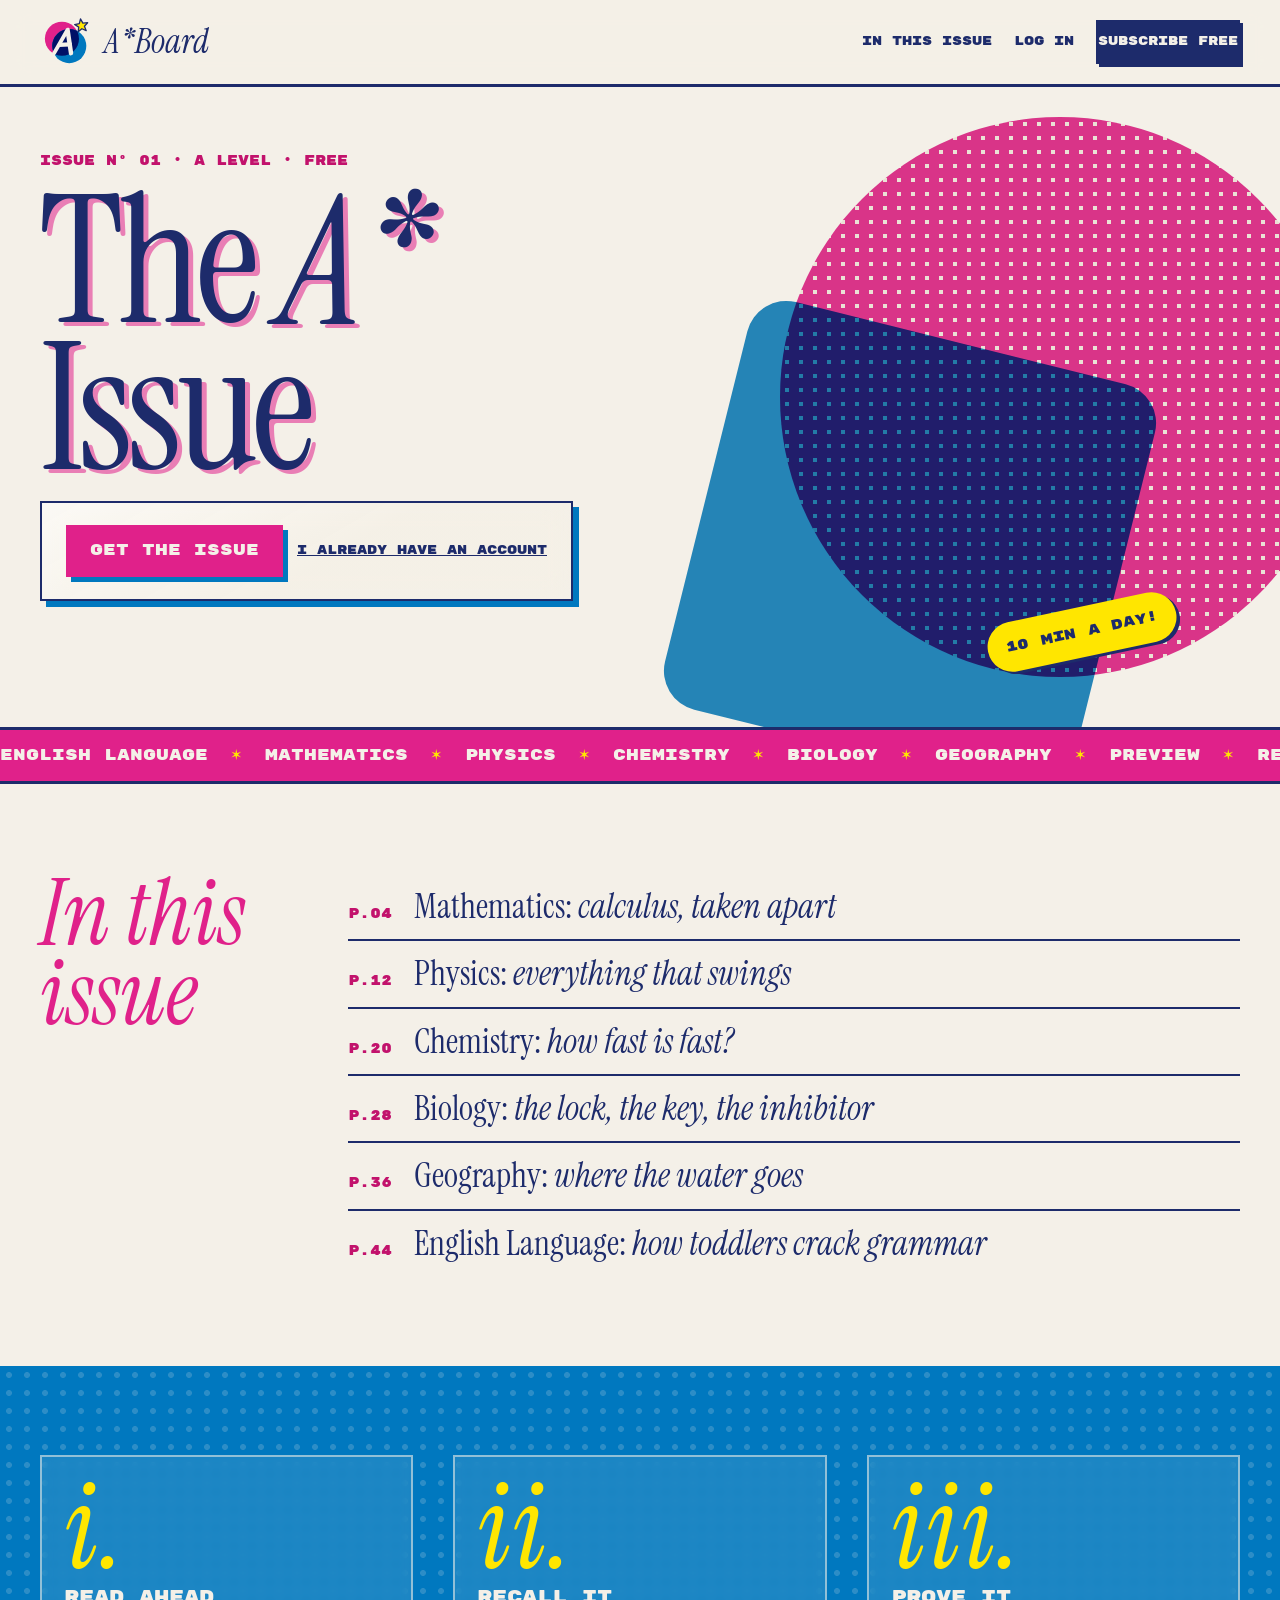
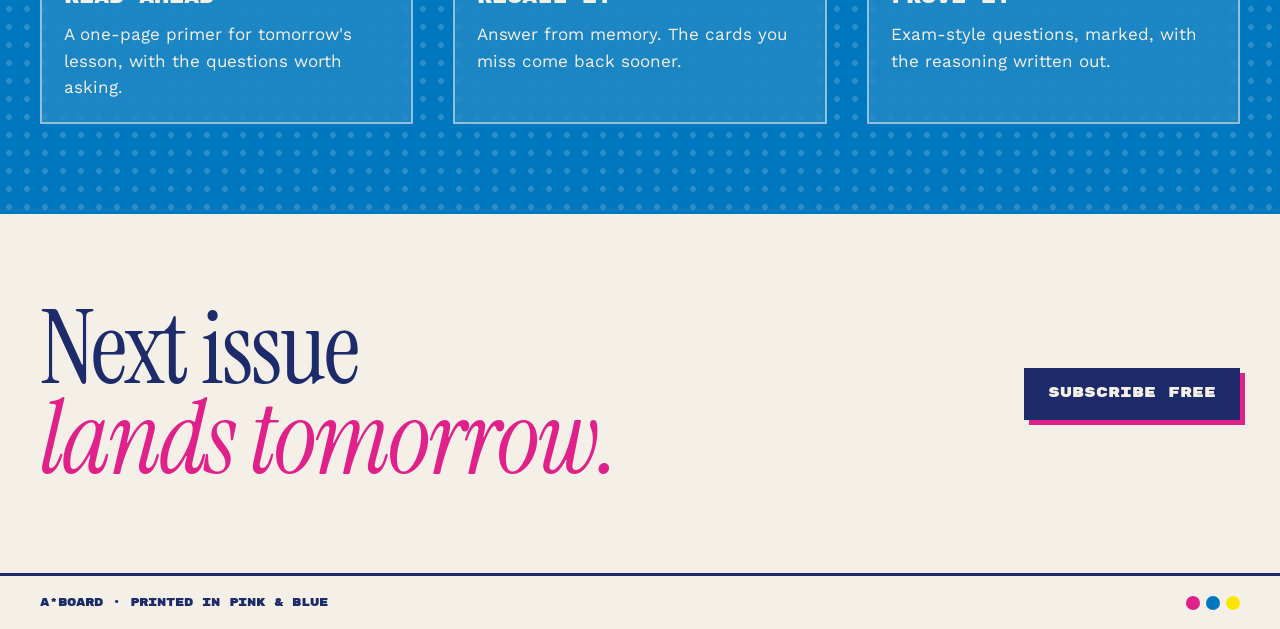
<file: docs/index.html>
<!doctype html>
<html lang="en">
<head>
<meta charset="utf-8">
<meta name="viewport" content="width=device-width, initial-scale=1, viewport-fit=cover">
<title>A*Board</title>
<meta name="claude:viewport-fit-sides" content="cover">
<meta name="description" content="A Level preview, spaced review and practice questions for English Language, Mathematics, Physics, Chemistry, Biology and Geography.">
<link rel="preconnect" href="https://fonts.googleapis.com">
<link rel="preconnect" href="https://fonts.gstatic.com" crossorigin>
<link href="https://fonts.googleapis.com/css2?family=Instrument+Serif:ital@0;1&family=Rubik+Mono+One&family=Work+Sans:wght@400;500;600&display=swap" rel="stylesheet">
<link rel="icon" href="favicon.svg" type="image/svg+xml">
<style>
/* A*Board — "Riso Zine" design system
   Two-colour risograph print: fluorescent pink and blue overprinting on
   off-white paper, navy ink, one yellow sticker colour. Big italic serif
   headlines, a heavy mono for labels, a plain sans for reading. */

:root {
  --paper: #F4F0E8;
  --paper-2: #EAE4D8;
  --ink: #1D2B6B;
  --ink-soft: #3D4A85;
  --pink: #E0218A;        /* fills, shadows, large type */
  --pink-ink: #C2126C;    /* pink for small text: passes 4.5:1 on paper */
  --blue: #0078BF;
  --blue-ink: #005E96;
  --yellow: #FFE600;
  --overprint: #001067;   /* pink × blue where they overlap */
  --serif: 'Instrument Serif', 'Times New Roman', serif;
  --mono: 'Rubik Mono One', 'Arial Black', sans-serif;
  --sans: 'Work Sans', system-ui, sans-serif;
  --gutter: clamp(16px, 4vw, 40px);
  --max: 1320px;
  color-scheme: light;
}

*, *::before, *::after { box-sizing: border-box; }
html { -webkit-text-size-adjust: 100%; background: var(--paper); }
body { margin: 0; min-height: 100vh; background: var(--paper); color: var(--ink); font-family: var(--sans); font-size: 17px; line-height: 1.55; }
a { color: var(--ink); }
a:hover { color: var(--pink-ink); }
:focus-visible { outline: 3px solid var(--pink); outline-offset: 3px; }
img, svg { max-width: 100%; }
h1, h2, h3 { margin: 0; line-height: 1; font-weight: 400; }
p { margin: 0; }
[hidden] { display: none !important; }
.sr-only { position: absolute; width: 1px; height: 1px; overflow: hidden; clip: rect(0 0 0 0); white-space: nowrap; }

.wrap { max-width: var(--max); margin: 0 auto; padding-left: max(var(--gutter), env(safe-area-inset-left, 0px)); padding-right: max(var(--gutter), env(safe-area-inset-right, 0px)); }

/* ---------- type */
.hand { font-family: var(--serif); font-style: italic; }
.mono { font-family: var(--mono); }
.label { font-family: var(--mono); font-size: 12px; letter-spacing: 0.04em; text-transform: uppercase; color: var(--ink-soft); }
.accent { color: var(--pink); }
.label.accent, .step-tag.accent { color: var(--pink-ink); }
.muted { color: var(--ink-soft); }
.h2 { font-family: var(--serif); font-size: clamp(40px, 5vw, 64px); letter-spacing: -0.01em; }
.h2-hand { font-family: var(--serif); font-style: italic; font-size: clamp(56px, 8vw, 112px); line-height: 0.88; }

/* ---------- header and footer */
.site-header { border-bottom: 3px solid var(--ink); background: var(--paper); }
.site-header .wrap { display: flex; flex-wrap: wrap; align-items: center; justify-content: space-between; gap: 12px 24px; padding-top: 16px; padding-bottom: 16px; }
.logo { display: inline-flex; align-items: center; gap: 12px; min-height: 44px; text-decoration: none; color: var(--ink); }
.logo-img { display: block; width: 52px; height: 52px; }
.logo-word { font-family: var(--serif); font-style: italic; font-size: 34px; line-height: 1; }
.logo:hover { color: var(--ink); }
.nav { display: flex; flex-wrap: wrap; align-items: center; gap: 6px 22px; font-family: var(--mono); font-size: 12px; text-transform: uppercase; }
.nav a { text-decoration: none; padding: 12px 0; }
.nav a[aria-current="page"] { color: var(--pink-ink); text-decoration: underline; text-decoration-thickness: 3px; text-underline-offset: 6px; }
.nav .label { text-transform: none; font-family: var(--serif); font-style: italic; font-size: 22px; letter-spacing: 0; }
.badge { display: inline-flex; align-items: center; justify-content: center; min-width: 22px; height: 22px; padding: 0 6px; margin-left: 6px; border-radius: 999px; background: var(--yellow); color: var(--ink); font-size: 11px; }
.site-footer { border-top: 3px solid var(--ink); }
.site-footer .wrap { display: flex; flex-wrap: wrap; align-items: center; justify-content: space-between; gap: 12px; padding-top: 18px; padding-bottom: 18px; font-family: var(--mono); font-size: 11px; text-transform: uppercase; }
.ink-dots { display: flex; gap: 6px; }
.ink-dots i { display: block; width: 14px; height: 14px; border-radius: 999px; }
.ink-dots i:nth-child(1) { background: var(--pink); }
.ink-dots i:nth-child(2) { background: var(--blue); }
.ink-dots i:nth-child(3) { background: var(--yellow); }

/* ---------- buttons */
.btn {
  display: inline-flex; align-items: center; justify-content: center; gap: 8px;
  min-height: 52px; padding: 12px 22px;
  font-family: var(--mono); font-size: 14px; text-transform: uppercase; text-decoration: none; line-height: 1.2;
  color: var(--ink); background: var(--paper); border: 2px solid var(--ink); border-radius: 0;
  box-shadow: 4px 4px 0 var(--ink); cursor: pointer;
  transition: transform 0.08s ease, box-shadow 0.08s ease;
}
.btn:hover { color: var(--ink); background: var(--yellow); }
.btn:active { transform: translate(3px, 3px); box-shadow: 1px 1px 0 var(--ink); }
.btn-yellow { background: var(--pink); color: var(--paper); border-color: var(--pink); box-shadow: 5px 5px 0 var(--blue); font-size: 15px; }
.btn-yellow:hover { background: var(--pink); color: var(--paper); box-shadow: 7px 7px 0 var(--blue); }
.btn-solid { background: var(--ink); color: var(--paper); box-shadow: 5px 5px 0 var(--pink); }
.btn-solid:hover { background: var(--ink); color: var(--yellow); }
.btn-small { min-height: 44px; padding: 8px 14px; font-size: 12px; box-shadow: 3px 3px 0 var(--ink); }
.btn[disabled] { opacity: 0.5; cursor: not-allowed; }
.btn-row { display: flex; flex-wrap: wrap; gap: 14px; }
.welcome-link { font-family: var(--mono); font-size: 12px; text-transform: uppercase; min-height: 44px; display: inline-flex; align-items: center; }

/* ---------- panels */
.box { background: var(--paper); border: 2px solid var(--ink); padding: 28px; box-shadow: 7px 7px 0 var(--pink); }
.box-yellow { background: var(--yellow); box-shadow: 7px 7px 0 var(--blue); }
.box-dashed { border: 2px dashed var(--ink); padding: 28px; background: var(--paper-2); }
.tilt-r { transform: rotate(0.8deg); }
.tilt-l { transform: rotate(-0.8deg); }
.grid { display: grid; gap: 28px; grid-template-columns: repeat(auto-fit, minmax(270px, 1fr)); }
.grid-3 { display: grid; gap: 24px; grid-template-columns: repeat(auto-fill, minmax(270px, 1fr)); }
.stack { display: flex; flex-direction: column; gap: 14px; }
.row { display: flex; flex-wrap: wrap; gap: 16px; align-items: center; }
.between { justify-content: space-between; }
.step-tag { font-family: var(--mono); font-size: 12px; text-transform: uppercase; color: var(--pink-ink); }
.box h3, .card-title { font-family: var(--serif); font-style: italic; font-size: 42px; line-height: 0.95; }
.chip { display: inline-flex; align-items: center; gap: 6px; border: 2px solid var(--ink); border-radius: 999px; padding: 3px 12px; font-family: var(--mono); font-size: 11px; text-transform: uppercase; color: var(--ink); background: var(--paper); }
.chip-yellow { background: var(--yellow); }
hr.rule { border: 0; border-top: 3px solid var(--ink); margin: 0; }
section { padding-top: clamp(48px, 7vw, 96px); padding-bottom: clamp(48px, 7vw, 96px); }

/* ---------- landing (the "issue" cover) */
.z-cover { position: relative; overflow: hidden; padding-top: clamp(36px, 5vw, 64px); padding-bottom: clamp(64px, 8vw, 112px); min-height: 640px; }
.z-dot { position: absolute; right: -60px; top: 30px; width: min(560px, 70vw); aspect-ratio: 1 / 1; border-radius: 999px; background-color: var(--pink); background-image: radial-gradient(var(--paper) 22%, transparent 24%); background-size: 14px 14px; mix-blend-mode: multiply; opacity: 0.9; pointer-events: none; }
.z-block { position: absolute; right: 160px; top: 250px; width: min(420px, 55vw); aspect-ratio: 1 / 1; background: var(--blue); mix-blend-mode: multiply; transform: rotate(14deg); border-radius: 40px; opacity: 0.85; pointer-events: none; }
.z-cover-text { position: relative; display: flex; flex-direction: column; gap: 18px; max-width: 900px; }
.z-kicker { font-family: var(--mono); font-size: 13px; color: var(--pink-ink); }
.z-title { font-family: var(--serif); font-size: clamp(88px, 14vw, 216px); line-height: 0.82; letter-spacing: -0.03em; text-shadow: 5px 4px 0 rgba(224, 33, 138, 0.55); }
.z-lede { max-width: 520px; font-size: 21px; line-height: 1.5; font-weight: 500; background: var(--paper); padding: 4px 0; }
.z-sticker { position: absolute; right: clamp(20px, 8vw, 140px); bottom: 70px; transform: rotate(-12deg); background: var(--yellow); color: var(--ink); font-family: var(--mono); font-size: 14px; padding: 14px 18px; border-radius: 999px; box-shadow: 3px 3px 0 var(--ink); }
.z-contents { display: flex; flex-wrap: wrap; gap: 48px; }
.z-contents h2 { flex: 1 1 260px; font-family: var(--serif); font-style: italic; font-size: clamp(54px, 7vw, 96px); line-height: 0.9; color: var(--pink); }
.z-contents ol { flex: 999 1 560px; min-width: 0; margin: 0; padding: 0; list-style: none; }
.z-contents li { display: flex; gap: 20px; align-items: baseline; padding: 14px 0; border-bottom: 2px solid var(--ink); }
.z-contents li:last-child { border-bottom: 0; }
.z-contents .pg { font-family: var(--mono); font-size: 13px; color: var(--pink-ink); min-width: 46px; }
.z-contents .ttl { font-family: var(--serif); font-size: clamp(26px, 3vw, 34px); line-height: 1.1; }
.z-steps { background: var(--blue); color: var(--paper); }
.z-steps .wrap { display: grid; grid-template-columns: repeat(auto-fit, minmax(240px, 1fr)); gap: 40px; }
.z-steps .num { font-family: var(--serif); font-style: italic; font-size: 120px; line-height: 0.8; color: var(--yellow); }
.z-steps h3 { font-family: var(--mono); font-size: 18px; text-transform: uppercase; }
.z-final .wrap { display: flex; flex-wrap: wrap; align-items: center; justify-content: space-between; gap: 30px; }
.z-final h2 { flex: 1 1 480px; font-family: var(--serif); font-size: clamp(56px, 8vw, 120px); line-height: 0.88; letter-spacing: -0.02em; }

/* ---------- app */
main.app { min-height: 70vh; padding-top: 32px; padding-bottom: 96px; }
main.app:focus, main.app:focus-visible { outline: none; }
.page-head { display: flex; flex-direction: column; gap: 14px; margin-bottom: 44px; }
.page-head h1 { font-family: var(--serif); font-size: clamp(60px, 8.4vw, 120px); line-height: 0.86; letter-spacing: -0.02em; }
.page-head h1 .accent { font-style: italic; }
.crumbs { font-family: var(--mono); font-size: 11px; text-transform: uppercase; color: var(--ink-soft); }
.crumbs a { color: var(--ink-soft); }
.stat { display: flex; flex-direction: column; gap: 4px; }
.stat .num { font-family: var(--serif); font-size: 104px; line-height: 0.8; }
.box-yellow .num.accent { color: var(--ink); }
.progress { height: 14px; border: 2px solid var(--ink); background: var(--paper); position: relative; overflow: hidden; }
.progress span { position: absolute; top: 0; bottom: 0; left: 0; display: block; }
.progress .p-review { background: var(--blue); opacity: 0.55; }
.progress .p-master { background: var(--pink); }
.legend { display: flex; flex-wrap: wrap; gap: 16px; font-family: var(--mono); font-size: 11px; text-transform: uppercase; }
.legend i { display: inline-block; width: 12px; height: 12px; margin-right: 6px; vertical-align: -1px; border: 2px solid var(--ink); }
.legend .l-review { background: var(--blue); opacity: 0.6; }
.legend .l-master { background: var(--pink); }
.list { list-style: none; margin: 0; padding: 0; display: flex; flex-direction: column; }
.list li { display: flex; flex-wrap: wrap; justify-content: space-between; align-items: center; gap: 12px; padding: 14px 0; border-top: 2px solid var(--ink); }
.list li:last-child { border-bottom: 2px solid var(--ink); }
.empty { font-family: var(--serif); font-style: italic; font-size: 30px; color: var(--ink-soft); }
.subject-tile { display: flex; flex-direction: column; gap: 12px; text-decoration: none; min-height: 230px; color: var(--ink); }
.subject-tile:hover { color: var(--ink); background: var(--yellow); }
.subject-tile .sym { font-family: var(--serif); font-style: italic; font-size: 44px; line-height: 0.95; color: var(--ink); }
.subject-tile p { font-size: 15px; }

/* topic page */
.tabs { display: flex; flex-wrap: wrap; gap: 0; margin-bottom: 40px; border: 2px solid var(--ink); width: fit-content; max-width: 100%; }
.tabs a { font-family: var(--mono); font-size: 12px; text-transform: uppercase; text-decoration: none; padding: 14px 18px; min-height: 44px; }
.tabs a + a { border-left: 2px solid var(--ink); }
.tabs a[aria-selected="true"] { background: var(--ink); color: var(--paper); }
.primer { display: flex; flex-wrap: wrap; gap: 48px; align-items: flex-start; }
.primer-main { flex: 999 1 560px; min-width: 0; display: flex; flex-direction: column; gap: 36px; }
.primer-side { flex: 1 1 300px; display: flex; flex-direction: column; gap: 28px; }
.primer-main h2 { font-family: var(--serif); font-style: italic; font-size: 36px; margin-bottom: 10px; color: var(--pink); }
.primer-main p { font-size: 18px; line-height: 1.75; max-width: 70ch; }
.questions ol { margin: 0; padding-left: 26px; font-family: var(--serif); font-style: italic; font-size: 26px; line-height: 1.15; display: flex; flex-direction: column; gap: 14px; }
.terms { width: 100%; border-collapse: collapse; }
.terms th, .terms td { text-align: left; vertical-align: top; padding: 10px 0; border-top: 2px solid var(--ink); }
.terms th { font-family: var(--serif); font-style: italic; font-size: 24px; font-weight: 400; padding-right: 16px; }
.terms td { font-size: 15px; }

/* quiz */
.quiz { display: flex; flex-direction: column; gap: 32px; max-width: 880px; }
.quiz fieldset { border: 2px solid var(--ink); padding: 22px 26px 26px; margin: 0; background: var(--paper); box-shadow: 6px 6px 0 var(--blue); }
.quiz legend { padding: 4px 10px; font-family: var(--mono); font-size: 12px; text-transform: uppercase; background: var(--yellow); border: 2px solid var(--ink); }
.quiz .q-prompt { font-family: var(--serif); font-size: 28px; line-height: 1.15; margin-bottom: 16px; }
.option { display: flex; align-items: center; gap: 14px; min-height: 50px; padding: 10px 14px; border: 2px solid var(--ink); margin-top: 10px; cursor: pointer; background: var(--paper); }
.option:hover { background: var(--paper-2); }
.option input { width: 20px; height: 20px; accent-color: var(--pink); flex: none; }
.option.is-correct { background: var(--yellow); }
.option.is-wrong { border-style: dashed; border-color: var(--pink-ink); background: rgba(224, 33, 138, 0.08); }
.verdict { margin-top: 14px; font-family: var(--serif); font-style: italic; font-size: 24px; line-height: 1.2; }
.verdict.ok { color: var(--blue-ink); }
.verdict.no { color: var(--pink-ink); }
.score { font-family: var(--serif); font-style: italic; font-size: clamp(88px, 12vw, 160px); line-height: 0.8; color: var(--pink); }

/* review */
.review { max-width: 840px; margin: 0 auto; display: flex; flex-direction: column; gap: 26px; }
.flash { border: 2px solid var(--ink); padding: clamp(28px, 5vw, 56px); min-height: 340px; display: flex; flex-direction: column; gap: 24px; justify-content: center; background: var(--paper); box-shadow: 9px 9px 0 var(--pink), 18px 18px 0 var(--blue); }
.flash .front { font-family: var(--serif); font-size: clamp(42px, 5.6vw, 68px); line-height: 1; }
.flash .back { font-size: 21px; line-height: 1.5; border-top: 2px dashed var(--ink); padding-top: 22px; }
.answer-form { display: flex; flex-direction: column; gap: 12px; border-top: 2px dashed var(--ink); padding-top: 22px; }
.answer-form textarea { width: 100%; min-height: 96px; resize: vertical; padding: 12px 14px; background: var(--paper-2); color: var(--ink); border: 2px solid var(--ink); border-radius: 0; font-family: var(--serif); font-style: italic; font-size: 28px; line-height: 1.2; }
.answer-form textarea::placeholder { color: var(--ink-soft); opacity: 0.7; }
.answer-form textarea:focus { outline: none; border-color: var(--pink); background: var(--paper); }
.compare { display: grid; gap: 24px; grid-template-columns: repeat(auto-fit, minmax(240px, 1fr)); border-top: 2px dashed var(--ink); padding-top: 22px; }
.compare > * { min-width: 0; }
.compare .back { border-top: 0; padding-top: 0; }
.mine { font-family: var(--serif); font-style: italic; font-size: 28px; line-height: 1.2; overflow-wrap: anywhere; white-space: pre-wrap; }
.mine.is-empty { color: var(--ink-soft); }
.grades { display: grid; gap: 14px; grid-template-columns: repeat(auto-fit, minmax(150px, 1fr)); }
.grade { display: flex; flex-direction: column; align-items: center; gap: 4px; min-height: 66px; padding: 10px; border: 2px solid var(--ink); background: var(--paper); color: var(--ink); cursor: pointer; font-family: var(--mono); font-size: 13px; text-transform: uppercase; box-shadow: 4px 4px 0 var(--ink); }
.grade small { font-family: var(--sans); font-size: 13px; text-transform: none; }
.grade:hover { background: var(--yellow); }
.grade:active { transform: translate(3px, 3px); box-shadow: 1px 1px 0 var(--ink); }
.grade-again { box-shadow: 4px 4px 0 var(--pink); }
.grade-easy { box-shadow: 4px 4px 0 var(--blue); }
.grade.is-suggested { background: var(--yellow); outline: 3px solid var(--pink); outline-offset: 3px; }
.kbd { font-family: var(--sans); font-size: 11px; border: 1.5px solid currentColor; padding: 0 5px; }

/* forms */
.auth { max-width: 540px; margin: 0 auto; }
.field { display: flex; flex-direction: column; gap: 6px; }
.field label { font-family: var(--mono); font-size: 11px; text-transform: uppercase; }
.field input { min-height: 52px; padding: 8px 2px; background: transparent; border: none; border-bottom: 3px solid var(--ink); color: var(--ink); font-family: var(--serif); font-style: italic; font-size: 30px; border-radius: 0; }
.field input:focus { outline: none; border-bottom-color: var(--pink); }
.error { color: var(--pink-ink); font-family: var(--serif); font-style: italic; font-size: 24px; min-height: 1em; }
.toast { position: fixed; left: 50%; bottom: 24px; transform: translateX(-50%) rotate(-2deg); background: var(--yellow); color: var(--ink); border: 2px solid var(--ink); box-shadow: 4px 4px 0 var(--ink); padding: 12px 20px; font-family: var(--mono); font-size: 12px; text-transform: uppercase; z-index: 10; max-width: calc(100vw - 32px); }
.loading { font-family: var(--serif); font-style: italic; font-size: 36px; padding: 40px 0; }
.cta { display: flex; flex-direction: column; align-items: center; text-align: center; gap: 26px; }

@media (prefers-reduced-motion: reduce) {
  .tilt-r, .tilt-l, .z-sticker, .toast { transform: none; }
  .toast { transform: translateX(-50%); }
  .btn, .grade { transition: none; }
}

/* =====================================================================
   Glass + motion layer
   Frosted "tracing paper" panels over drifting riso shapes, and
   interactions with weight: stamped presses, ink bursts, cards that fly.
   ===================================================================== */
:root {
  --glass: rgba(244, 240, 232, 0.58);
  --glass-strong: rgba(244, 240, 232, 0.8);
  --blur: blur(14px) saturate(150%);
  --spring: cubic-bezier(0.34, 1.56, 0.64, 1);
}

/* drifting riso shapes behind the app pages (the glass blurs them) */
body { position: relative; }
body::before, body::after { content: ""; position: fixed; z-index: -1; pointer-events: none; mix-blend-mode: multiply; }
body::before {
  width: 46vmax; aspect-ratio: 1 / 1; right: -12vmax; top: -10vmax; border-radius: 50%;
  background-color: var(--pink); background-image: radial-gradient(var(--paper) 22%, transparent 24%); background-size: 16px 16px;
  opacity: 0.26; animation: drift-a 26s ease-in-out infinite alternate;
}
body::after {
  width: 34vmax; aspect-ratio: 1 / 1; left: -10vmax; bottom: -12vmax; border-radius: 48px;
  background: var(--blue); opacity: 0.2; rotate: 14deg; animation: drift-b 32s ease-in-out infinite alternate;
}
body.landing::before, body.landing::after { display: none; }
@keyframes drift-a { to { translate: -6vmax 8vmax; scale: 1.08; } }
@keyframes drift-b { to { translate: 8vmax -6vmax; rotate: 32deg; } }

/* glass surfaces */
.box, .flash, .quiz fieldset, .site-header, .tabs, .option, .grade, .chip, .answer-form textarea, .z-glass {
  -webkit-backdrop-filter: var(--blur);
  backdrop-filter: var(--blur);
}
.box, .flash, .quiz fieldset, .z-glass { background: linear-gradient(150deg, rgba(255, 255, 255, 0.6), var(--glass) 55%); }
.box-yellow, .box.box-yellow { background: linear-gradient(150deg, rgba(255, 248, 160, 0.92), rgba(255, 230, 0, 0.78)); }
.site-header { position: sticky; top: env(safe-area-inset-top, 0px); z-index: 20; background: var(--glass-strong); }
.option, .grade, .chip { background: var(--glass); }
.answer-form textarea { background: rgba(234, 228, 216, 0.6); }
.z-glass { border: 2px solid var(--ink); padding: 22px 24px; box-shadow: 6px 6px 0 var(--blue); max-width: 580px; display: flex; flex-direction: column; gap: 18px; }
.z-glass .z-lede { background: transparent; padding: 0; }
@supports not ((backdrop-filter: blur(1px)) or (-webkit-backdrop-filter: blur(1px))) {
  .box, .flash, .quiz fieldset, .z-glass, .option, .grade { background: var(--paper); }
  .site-header { background: var(--paper); }
}

/* glare that follows the pointer on tilting cards (set by fx.js) */
.fx-tilt { position: relative; transition: transform 0.12s ease-out; will-change: transform; }
.fx-tilt::before {
  content: ""; position: absolute; inset: 0; pointer-events: none; z-index: 1;
  background: radial-gradient(260px circle at var(--mx, 50%) var(--my, 50%), rgba(255, 255, 255, 0.4), transparent 60%);
  opacity: 0; transition: opacity 0.2s;
}
.fx-tilt:hover::before { opacity: 1; }

/* buttons that hit back */
.btn, .grade { transition: transform 0.14s var(--spring), box-shadow 0.14s ease, background-color 0.15s, color 0.15s; }
.btn:hover { transform: translate(-2px, -2px); box-shadow: 6px 6px 0 var(--ink); }
.btn-yellow:hover { box-shadow: 8px 8px 0 var(--blue); }
.btn-solid:hover { box-shadow: 8px 8px 0 var(--pink); }
.btn:active, .grade:active { transform: translate(4px, 4px) scale(0.97); box-shadow: 0 0 0 var(--ink); transition-duration: 0.04s; }
.grade:hover { transform: translate(-2px, -3px) rotate(-1deg); }
.option { transition: transform 0.15s var(--spring), background-color 0.15s, border-color 0.15s; }
.option:hover { transform: translateX(4px); }
.option:active { transform: scale(0.98); }
.option:has(input:checked) { border-color: var(--blue); background: rgba(0, 120, 191, 0.12); box-shadow: 4px 4px 0 var(--blue); }

/* ink burst on press (fx.js) */
.fx-burst { position: fixed; z-index: 100; width: 0; height: 0; pointer-events: none; }
.fx-burst i { position: absolute; left: 0; top: 0; width: var(--s, 8px); height: var(--s, 8px); border-radius: 50%; translate: -50% -50%; animation: fx-burst 0.6s cubic-bezier(0.2, 0.8, 0.3, 1) forwards; }
@keyframes fx-burst { to { transform: translate(var(--dx), var(--dy)) scale(0.2); opacity: 0; } }

/* page content prints in, piece by piece */
@keyframes print-in { from { opacity: 0; transform: translateY(18px) rotate(-1deg); } }
@keyframes pop-in { from { opacity: 0; transform: translateY(16px) scale(0.92) rotate(-2deg); } }
main.app > * { animation: print-in 0.5s var(--spring) backwards; }
main.app > *:nth-child(2) { animation-delay: 0.06s; }
main.app > *:nth-child(3) { animation-delay: 0.12s; }
main.app > *:nth-child(4) { animation-delay: 0.18s; }
main.app > *:nth-child(5) { animation-delay: 0.24s; }
main.app > *:nth-child(n+6) { animation-delay: 0.3s; }
.grid > *, .grid-3 > *, .stack > article, .quiz fieldset { animation: pop-in 0.55s var(--spring) backwards; }
.grid > *:nth-child(2), .grid-3 > *:nth-child(2), .stack > article:nth-child(2), .quiz fieldset:nth-of-type(2) { animation-delay: 0.07s; }
.grid > *:nth-child(3), .grid-3 > *:nth-child(3), .quiz fieldset:nth-of-type(3) { animation-delay: 0.14s; }
.grid-3 > *:nth-child(4), .quiz fieldset:nth-of-type(4) { animation-delay: 0.21s; }
.grid-3 > *:nth-child(5) { animation-delay: 0.28s; }
.grid-3 > *:nth-child(n+6) { animation-delay: 0.35s; }
.progress span { transition: width 0.9s var(--spring); }

/* review card: deal in, flip on reveal, fly off on grade */
main.app > .review { animation: none; }
.flash { animation: card-in 0.45s var(--spring) backwards; transform-origin: 50% 100%; }
.flash.is-revealed { animation: flip-in 0.5s var(--spring) backwards; }
.flash.fly-out { animation: fly-out 0.24s ease-in forwards; }
.flash.fly-again { animation: fly-again 0.3s ease-in forwards; }
@keyframes card-in { from { opacity: 0; transform: translateY(34px) rotate(-3deg) scale(0.95); } }
@keyframes flip-in { from { opacity: 0.3; transform: perspective(1200px) rotateY(-75deg); } }
@keyframes fly-out { to { opacity: 0; transform: translateX(120%) rotate(14deg); } }
@keyframes fly-again {
  25% { transform: translateX(-14px) rotate(-2deg); }
  50% { transform: translateX(12px) rotate(2deg); }
  100% { opacity: 0; transform: translateY(70px) rotate(-6deg); }
}
.grade.is-suggested { animation: nudge 1.4s ease-in-out infinite; }
@keyframes nudge { 50% { outline-offset: 7px; } }

/* quiz feedback: right answers stamp down, wrong ones shake */
.option.is-correct { animation: stamp 0.45s var(--spring); }
.option.is-wrong { animation: shake 0.4s ease; }
.verdict { animation: print-in 0.4s 0.15s backwards; }
.score { display: inline-block; animation: score-pop 0.6s var(--spring) backwards; }
@keyframes stamp { 0% { transform: scale(1.12) rotate(-2deg); } 60% { transform: scale(0.97); } }
@keyframes shake { 20% { transform: translateX(-8px); } 40% { transform: translateX(7px); } 60% { transform: translateX(-5px); } 80% { transform: translateX(3px); } }
@keyframes score-pop { from { opacity: 0; transform: scale(2.2) rotate(-8deg); } }
.toast { animation: toast-in 0.45s var(--spring) backwards; }
@keyframes toast-in { from { opacity: 0; transform: translateX(-50%) translateY(40px) rotate(-8deg) scale(0.8); } }

/* landing: parallax shapes, misregistered title, bobbing sticker, ticker */
.z-dot { translate: calc(var(--px, 0) * -40px) calc(var(--py, 0) * -40px); animation: breathe 9s ease-in-out infinite alternate; }
.z-block { translate: calc(var(--px, 0) * 28px) calc(var(--py, 0) * 28px); }
@keyframes breathe { to { scale: 1.05; } }
.z-title { animation: misreg 7s ease-in-out infinite; }
@keyframes misreg {
  0%, 100% { text-shadow: 5px 4px 0 rgba(224, 33, 138, 0.55); }
  50% { text-shadow: -4px 3px 0 rgba(224, 33, 138, 0.55), 3px -2px 0 rgba(0, 120, 191, 0.4); }
}
.z-sticker { animation: bob 2.6s ease-in-out infinite; transition: transform 0.2s var(--spring); }
.z-sticker:hover { transform: rotate(4deg) scale(1.12); }
@keyframes bob { 50% { translate: 0 -8px; } }
.z-ticker { overflow: hidden; background: var(--pink); color: var(--paper); border-top: 3px solid var(--ink); border-bottom: 3px solid var(--ink); padding: 0; }
.z-ticker-track { display: flex; width: max-content; animation: ticker 30s linear infinite; }
.z-ticker span { font-family: var(--mono); font-size: 15px; text-transform: uppercase; padding: 14px 0; white-space: nowrap; }
.z-ticker span::after { content: "✶"; margin: 0 22px; color: var(--yellow); }
@keyframes ticker { to { transform: translateX(-50%); } }
.z-contents li { transition: transform 0.2s var(--spring); }
.z-contents li:hover { transform: translateX(12px); }
.z-contents li:hover .pg { color: var(--ink); background: var(--yellow); }
.z-steps { background-color: var(--blue); background-image: radial-gradient(rgba(244, 240, 232, 0.18) 22%, transparent 24%); background-size: 18px 18px; }
.z-steps .stack { border: 2px solid rgba(244, 240, 232, 0.55); padding: 22px; background: rgba(244, 240, 232, 0.1); -webkit-backdrop-filter: blur(6px); backdrop-filter: blur(6px); transition: transform 0.2s var(--spring), background-color 0.2s; }
.z-steps .stack:hover { transform: translateY(-6px) rotate(-1deg); background: rgba(244, 240, 232, 0.18); }

@media (prefers-reduced-motion: reduce) {
  *, *::before, *::after { animation: none !important; transition: none !important; }
  .z-ticker-track { transform: none; }
}
/* html carries the paper colour so the drifting shapes behind body stay visible */
body { background: transparent; }
.compare .back { border-top: 0; }
.z-glass { width: fit-content; max-width: 100%; }

/* ---------- reward points + Print Breaker */
.nav-game { display: inline-flex; align-items: center; gap: 8px; }
.pts-chip { font-family: var(--mono); font-size: 10px; background: var(--yellow); color: var(--ink); border: 2px solid var(--ink); padding: 3px 7px; box-shadow: 2px 2px 0 var(--pink); white-space: nowrap; }
.pts-chip.bump { animation: pts-bump 0.45s var(--spring); }
@keyframes pts-bump { 40% { transform: scale(1.35) rotate(-6deg); } }
.pts-pop { position: fixed; z-index: 120; pointer-events: none; translate: -50% 0; font-family: var(--mono); font-size: 18px; color: var(--pink); -webkit-text-stroke: 1px var(--ink); animation: pts-pop 1.05s cubic-bezier(0.2, 0.8, 0.3, 1) forwards; }
@keyframes pts-pop { 0% { transform: scale(0.4); opacity: 0; } 20% { transform: scale(1.3); opacity: 1; } 100% { transform: translateY(34px) scale(1); opacity: 0; } }
.pts-line { flex-basis: 100%; margin: 0; font-size: 15px; }
.box-pink-soft { background: linear-gradient(150deg, rgba(255, 255, 255, 0.6), rgba(224, 33, 138, 0.14)); box-shadow: 7px 7px 0 var(--blue); }
.game-promo { display: flex; flex-wrap: wrap; gap: 20px; align-items: center; justify-content: space-between; }
.champion-badge { display: inline-block; font-family: var(--mono); font-size: 11px; text-transform: uppercase; background: var(--ink); color: var(--yellow); padding: 4px 9px; transform: rotate(-3deg); margin-left: 8px; box-shadow: 3px 3px 0 var(--pink); }
.champion-badge[hidden] { display: none; }

.game-top { margin-bottom: 18px; gap: 20px; }
.game-points { font-family: var(--serif); font-style: italic; font-size: 64px; line-height: 1; color: var(--pink); }
.level-track { list-style: none; margin: 0; padding: 0; display: flex; gap: 10px; flex-wrap: wrap; }
.level-track li { display: flex; flex-direction: column; align-items: center; gap: 4px; }
.level-track span { width: 42px; height: 42px; display: grid; place-items: center; font-family: var(--mono); font-size: 14px; border: 2px solid var(--ink); background: var(--paper); transition: transform 0.3s var(--spring); }
.level-track em { font-style: normal; font-size: 11px; max-width: 74px; text-align: center; color: var(--ink-soft); line-height: 1.2; }
.level-track .done span { background: var(--blue); color: var(--paper); }
.level-track .current span { background: var(--yellow); box-shadow: 3px 3px 0 var(--pink); transform: rotate(-4deg) scale(1.08); }
.level-track .locked span { border-style: dashed; color: var(--ink-soft); }
.level-track .prize span { border-radius: 50%; font-size: 18px; }
.level-track .prize.locked span { color: var(--pink-ink); }

.game-wrap { position: relative; border: 2px solid var(--ink); box-shadow: 9px 9px 0 var(--pink), 9px 9px 0 2px var(--ink); background: var(--paper); max-width: 960px; margin: 0 auto; }
.game-wrap canvas { display: block; width: 100%; height: auto; aspect-ratio: 800 / 520; touch-action: none; cursor: none; outline: none; }
.game-wrap canvas:focus-visible { outline: 3px solid var(--blue); outline-offset: -3px; }
.game-hud { display: flex; justify-content: space-between; gap: 12px; padding: 10px 16px; border-bottom: 2px solid var(--ink); font-family: var(--mono); font-size: 11px; text-transform: uppercase; background: var(--glass-strong, rgba(244, 240, 232, 0.85)); }
#hudLives { color: var(--pink); font-size: 14px; letter-spacing: 2px; }
.game-overlay { position: absolute; inset: 42px 0 0; display: flex; flex-direction: column; align-items: center; justify-content: center; gap: 12px; text-align: center; padding: 24px; background: rgba(244, 240, 232, 0.62); -webkit-backdrop-filter: blur(6px); backdrop-filter: blur(6px); }
.game-overlay[hidden] { display: none; }
.game-overlay .h2 { margin: 0; font-size: clamp(34px, 6vw, 60px); }
.game-overlay p { margin: 0; max-width: 440px; }
.game-overlay .btn-row { justify-content: center; margin-top: 6px; }
.game-overlay.pop > * { animation: overlay-in 0.5s var(--spring) backwards; }
.game-overlay.pop > *:nth-child(2) { animation-delay: 0.06s; }
.game-overlay.pop > *:nth-child(3) { animation-delay: 0.12s; }
.game-overlay.pop > *:nth-child(4) { animation-delay: 0.18s; }
@keyframes overlay-in { from { transform: translateY(18px) scale(0.92); opacity: 0; } }
.game-overlay.is-prize { background: radial-gradient(circle at 50% 40%, rgba(255, 230, 0, 0.7), rgba(244, 240, 232, 0.7) 60%); }
.prize-stamp { width: 110px; height: 110px; border-radius: 50%; display: grid; place-items: center; font-family: var(--serif); font-style: italic; font-size: 56px; background: var(--pink); color: var(--paper); border: 3px solid var(--ink); box-shadow: 6px 6px 0 var(--blue); transform: rotate(-10deg); }
.game-overlay.pop .prize-stamp { animation: stamp-in 0.7s var(--spring) backwards; }
@keyframes stamp-in { from { transform: rotate(-40deg) scale(2.6); opacity: 0; } }
@media (max-width: 600px) {
  .game-points { font-size: 48px; }
  .level-track em { display: none; }
  .game-overlay { inset: 38px 0 0; padding: 14px; gap: 8px; }
  .game-overlay p { font-size: 14px; }
  .prize-stamp { width: 72px; height: 72px; font-size: 36px; }
}
@media (prefers-reduced-motion: reduce) {
  .pts-chip.bump, .pts-pop, .game-overlay.pop > *, .game-overlay.pop .prize-stamp { animation: none; }
}
.game-head { display: flex; flex-wrap: wrap; align-items: flex-end; justify-content: space-between; gap: 18px 32px; margin: 8px 0 22px; }
.game-title { margin: 4px 0 0; font-family: var(--serif); font-weight: 400; font-size: clamp(44px, 6vw, 76px); line-height: 0.95; letter-spacing: -0.01em; }
.game-head .game-points { font-size: 56px; }
.game-wrap { max-width: min(960px, max(320px, calc((100svh - 330px) * 1.54))); }
@media (max-width: 600px) {
  .game-head { gap: 10px 20px; margin-top: 0; }
  .game-head .game-points { font-size: 42px; }
  .game-overlay { position: static; background: var(--paper-2); border-top: 2px solid var(--ink); -webkit-backdrop-filter: none; backdrop-filter: none; }
  .game-overlay.is-prize { background: radial-gradient(circle at 50% 30%, rgba(255, 230, 0, 0.8), var(--paper-2) 70%); }
}
.game-title .accent { font-style: italic; }

/* ---------- champion badges ("Print Shop" set, drawn by badges.js) */
.badge-chip { display: inline-flex; align-items: center; gap: 6px; margin-left: 8px; padding: 2px 10px 2px 3px; border: 2px solid var(--ink); background: var(--paper); font-family: var(--mono); font-size: 10px; text-transform: uppercase; color: var(--ink); box-shadow: 3px 3px 0 var(--pink); vertical-align: middle; transform: rotate(-2deg); }
.badge-chip svg { flex: none; }
.promo-badge { display: block; line-height: 0; transition: transform 0.3s var(--spring); }
.promo-badge:hover { transform: rotate(-6deg) scale(1.06); }
.badge-art { overflow: visible; }
.badge-art.tier-5 .holo-face { animation: holo-hue 5s linear infinite; }
@keyframes holo-hue { to { filter: hue-rotate(360deg); } }

.badge-panel { margin-top: 40px; display: flex; flex-direction: column; gap: 22px; }
.badge-ladder { list-style: none; margin: 0; padding: 0; display: grid; grid-template-columns: repeat(5, minmax(0, 1fr)); gap: 14px; }
.badge-ladder li { display: flex; flex-direction: column; align-items: center; gap: 4px; text-align: center; padding: 16px 8px 14px; border: 2px dashed rgba(29, 43, 107, 0.35); }
.badge-ladder li strong { font-size: 16px; line-height: 1.2; margin-top: 6px; }
.badge-ladder li small { font-size: 12px; color: var(--ink-soft); }
.badge-ladder li .price { font-family: var(--mono); font-size: 10px; text-transform: uppercase; color: var(--pink-ink); }
.badge-ladder li.owned { border: 2px solid var(--ink); background: rgba(255, 255, 255, 0.55); }
.badge-ladder li.next { border: 2px solid var(--pink); box-shadow: 4px 4px 0 var(--pink); }
.medal-art { line-height: 0; transition: transform 0.3s var(--spring); }
.badge-ladder li.owned .medal-art:hover { transform: rotate(-6deg) scale(1.07); }
.badge-ladder li.locked .medal-art { filter: grayscale(1); opacity: 0.32; }
.badge-ladder li.next .medal-art { filter: grayscale(0.6); opacity: 0.75; }
.badge-ladder li.just .medal-art { animation: stamp-in 0.7s var(--spring); }
.game-overlay .prize-stamp { width: auto; height: auto; border: 0; border-radius: 0; background: none; box-shadow: none; transform: none; line-height: 0; }
@media (max-width: 700px) {
  .badge-ladder { grid-template-columns: 1fr; }
  .badge-ladder li { display: grid; grid-template-columns: 64px 1fr; grid-template-rows: auto auto auto; column-gap: 14px; text-align: left; align-items: center; padding: 10px 12px; }
  .badge-ladder li .medal-art { grid-row: 1 / 4; }
  .badge-ladder li .medal-art svg { width: 64px; height: 64px; }
  .badge-ladder li strong { margin: 0; }
  .game-overlay .prize-stamp svg { width: 84px; height: 84px; }
}
@media (prefers-reduced-motion: reduce) {
  .badge-art.tier-5 .holo-face, .badge-ladder li.just .medal-art { animation: none; }
}

[hidden] { display: none !important; }
.site-footer .demo-note { padding-block: 12px; border-bottom: 2px dashed var(--ink); text-transform: none; font-family: var(--sans); font-size: 13px; }
.demo-note button { background: var(--paper); border: 2px solid var(--ink); color: var(--ink); box-shadow: 3px 3px 0 var(--ink); min-height: 40px; padding: 6px 14px; font-family: var(--mono); font-size: 11px; text-transform: uppercase; cursor: pointer; }
.demo-note button:hover { background: var(--yellow); }

</style>
</head>
<body>


<div id="landing" hidden>
<header class="site-header">
  <div class="wrap">
    <a class="logo" href="#welcome"><img class="logo-img" src="[data-uri]" alt="" width="52" height="52"><span class="logo-word">A*Board</span></a>
    <nav class="nav" aria-label="Primary">
      <a href="#issue">In this issue</a>
      <a href="#login" data-auth="signin2">Log in</a>
      <a class="btn btn-small btn-solid" href="#register" data-auth="cta2">Subscribe free</a>
    </nav>
  </div>
</header>

<main>
  <section class="z-cover">
    <div class="z-dot" aria-hidden="true"></div>
    <div class="z-block" aria-hidden="true"></div>
    <div class="wrap">
      <div class="z-cover-text">
        <span class="z-kicker">ISSUE Nº 01 · A LEVEL · FREE</span>
        <h1 class="z-title">The <em>A*</em><br>Issue</h1>
        <div class="z-glass">
          <div class="btn-row">
            <a class="btn btn-yellow" href="#register" data-auth="cta">Get the issue</a>
            <a class="welcome-link" href="#login" data-auth="signin">I already have an account</a>
          </div>
        </div>
      </div>
    </div>
    <span class="z-sticker">10 MIN A DAY!</span>
  </section>

  <div class="z-ticker" aria-hidden="true">
    <div class="z-ticker-track">
      <span>English Language</span><span>Mathematics</span><span>Physics</span><span>Chemistry</span><span>Biology</span><span>Geography</span><span>Preview</span><span>Recall</span><span>Practise</span>
      <span>English Language</span><span>Mathematics</span><span>Physics</span><span>Chemistry</span><span>Biology</span><span>Geography</span><span>Preview</span><span>Recall</span><span>Practise</span>
    </div>
  </div>

  <section id="issue">
    <div class="wrap z-contents">
      <h2>In this<br>issue</h2>
      <ol>
        <li><span class="pg">p.04</span><span class="ttl">Mathematics: <em>calculus, taken apart</em></span></li>
        <li><span class="pg">p.12</span><span class="ttl">Physics: <em>everything that swings</em></span></li>
        <li><span class="pg">p.20</span><span class="ttl">Chemistry: <em>how fast is fast?</em></span></li>
        <li><span class="pg">p.28</span><span class="ttl">Biology: <em>the lock, the key, the inhibitor</em></span></li>
        <li><span class="pg">p.36</span><span class="ttl">Geography: <em>where the water goes</em></span></li>
        <li><span class="pg">p.44</span><span class="ttl">English Language: <em>how toddlers crack grammar</em></span></li>
      </ol>
    </div>
  </section>

  <section class="z-steps">
    <div class="wrap">
      <div class="stack"><span class="num">i.</span><h3>Read ahead</h3><p>A one-page primer for tomorrow's lesson, with the questions worth asking.</p></div>
      <div class="stack"><span class="num">ii.</span><h3>Recall it</h3><p>Answer from memory. The cards you miss come back sooner.</p></div>
      <div class="stack"><span class="num">iii.</span><h3>Prove it</h3><p>Exam-style questions, marked, with the reasoning written out.</p></div>
    </div>
  </section>

  <section class="z-final">
    <div class="wrap">
      <h2>Next issue<br><em class="accent">lands tomorrow.</em></h2>
      <a class="btn btn-solid" href="#register" data-auth="cta3">Subscribe free</a>
    </div>
  </section>
</main>

<footer class="site-footer">
  <div class="wrap">
    <span>A*Board · printed in pink &amp; blue</span>
    <div class="ink-dots" aria-hidden="true"><i></i><i></i><i></i></div>
  </div>
</footer>
</div>

<div id="appShell" hidden>
<header class="site-header">
  <div class="wrap">
    <a class="logo" href="#welcome"><img class="logo-img" src="[data-uri]" alt="" width="52" height="52"><span class="logo-word">A*Board</span></a>
    <nav class="nav" id="nav" aria-label="App"></nav>
  </div>
</header>
<main class="app wrap" id="view" tabindex="-1" aria-live="polite">
  <p class="loading">printing your issue…</p>
</main>
<footer class="site-footer">
  <div class="wrap demo-note">
    <span>Accounts and progress are saved in this browser only.</span>
    <button type="button" id="resetDemo">Reset demo data</button>
  </div>
  <div class="wrap">
    <span>A*Board · preview · review · repeat</span>
    <div class="ink-dots" aria-hidden="true"><i></i><i></i><i></i></div>
  </div>
</footer>
</div>

<script>
'use strict';
const SUBJECTS = [{"slug": "english", "name": "English Language", "symbol": "En", "blurb": "Linguistic frameworks for analysing any text, and how children acquire language.", "topics": [{"slug": "language-frameworks", "title": "Language Frameworks for Text Analysis", "summary": "Lexis, grammar, phonology, pragmatics and discourse: the toolkit for analysing any text.", "primer": [{"heading": "Why frameworks matter", "body": "Examiners reward analysis that names a precise linguistic feature, gives an example from the text, and explains its effect in context: the writer's purpose, the audience and the genre. Feature-spotting without explaining effect scores poorly."}, {"heading": "Lexis, semantics and grammar", "body": "Lexis and semantics cover word choice and meaning: register, connotation, semantic fields, jargon. Grammar covers morphology (how words are built) and syntax (how sentences are built): sentence functions (declarative, interrogative, imperative, exclamative), sentence types (simple, compound, complex), modal verbs that show certainty or obligation, and active versus passive voice, which changes who is foregrounded."}, {"heading": "Phonology, pragmatics and discourse", "body": "Phonology covers sound: alliteration, rhythm, and in speech, prosodic features such as stress and intonation. Pragmatics covers meaning in context: implicature (what is implied), politeness strategies and deixis (words like \"here\", \"now\", \"you\" whose meaning depends on context). Discourse covers how a whole text is structured and how cohesion is created across it."}], "terms": [["Modal verb", "An auxiliary showing possibility or obligation: may, might, must, should."], ["Deixis", "Words whose meaning depends on context, e.g. \"this\", \"there\", \"now\"."], ["Implicature", "Meaning implied rather than stated."], ["Semantic field", "A group of words linked by a shared area of meaning."]], "questions": ["Why is \"the writer uses a modal verb\" not enough on its own in an exam answer?", "How does the passive voice change where a reader's attention falls?", "How do deictic words build a sense of shared space between speaker and listener?"], "cards": [["Four sentence functions?", "Declarative, interrogative, imperative, exclamative."], ["What is a modal verb? Give two.", "An auxiliary verb expressing possibility, obligation or certainty, e.g. must, might."], ["Define deixis.", "Words or phrases whose meaning depends on the context of utterance, e.g. \"here\", \"you\", \"tomorrow\"."], ["Define implicature.", "Meaning that is implied by a speaker and inferred by a listener, beyond the literal words."], ["Effect of the passive voice?", "Backgrounds or removes the agent, foregrounding the action or the person affected."], ["What does pragmatics study?", "How meaning depends on context, including implicature, politeness and deixis."]], "quiz": [{"prompt": "\"Mistakes were made.\" The main effect of this passive construction is to", "options": ["make the sentence more informal", "avoid naming who made the mistakes", "show future time", "create a question"], "answer": 1, "explanation": "The agentless passive hides responsibility."}, {"prompt": "In \"Come here now\", the words \"here\" and \"now\" are examples of", "options": ["modal verbs", "deixis", "semantic fields", "phonology"], "answer": 1, "explanation": "Their meaning depends on where and when the utterance is made."}, {"prompt": "\"It's cold in here,\" said to someone near an open window, implies \"please close it\". This is", "options": ["implicature", "alliteration", "a declarative modal", "jargon"], "answer": 0, "explanation": "The request is implied, not stated: implicature."}, {"prompt": "Which sentence is imperative?", "options": ["The shop opens at nine.", "Does the shop open at nine?", "Open the window.", "What a lovely day!"], "answer": 2, "explanation": "Imperatives give commands or instructions."}]}, {"slug": "child-language-acquisition", "title": "Child Language Acquisition", "summary": "The stages of early speech and the theories that try to explain them.", "primer": [{"heading": "Stages", "body": "Approximate ages vary between children. Babbling begins at around 6 months. The holophrastic (one-word) stage starts at about 12 months, where a single word can stand for a whole idea (\"juice!\"). The two-word stage follows at about 18 months (\"daddy car\"), then the telegraphic stage at about 24 months, where function words are dropped (\"me want biscuit\"), and then the post-telegraphic stage."}, {"heading": "Theories", "body": "Behaviourists such as Skinner argued children learn by imitation and reinforcement. Chomsky's nativist theory proposes an innate Language Acquisition Device, supported by the fact that children produce forms they have never heard. Piaget linked language to cognitive development. Interactionists such as Bruner (the Language Acquisition Support System) and Vygotsky (the zone of proximal development) stress the role of caregivers."}, {"heading": "Virtuous errors", "body": "Overgeneralisation errors such as \"I goed\" or \"two mouses\" are called virtuous errors: the child has learnt a rule (add -ed for past tense, -s for plural) and applies it too widely. Because adults do not say \"goed\", these errors are evidence against pure imitation. Berko's \"wug\" test showed children apply plural rules to invented words."}], "terms": [["Holophrase", "A single word used to express a whole idea."], ["Telegraphic speech", "Utterances with function words left out: \"me want biscuit\"."], ["Overgeneralisation", "Applying a grammatical rule too widely: \"I runned\"."], ["Child-directed speech", "The simplified, repetitive speech caregivers use with children."]], "questions": ["Why do errors like \"I goed\" challenge a purely behaviourist explanation?", "What role do caregivers play in Bruner's and Vygotsky's theories?", "Why should ages for each stage be treated as approximate?"], "cards": [["Approximate age of the two-word stage?", "Around 18 months."], ["Example of telegraphic speech?", "\"Me want biscuit\" (function words omitted)."], ["Chomsky's theory in one line?", "Nativism: children have an innate Language Acquisition Device."], ["Bruner's contribution?", "The Language Acquisition Support System: caregivers scaffold language learning."], ["What is a virtuous error?", "A mistake caused by applying a learnt rule too widely, e.g. \"I goed\"."], ["What did Berko's wug test show?", "Children apply grammatical rules (e.g. plural -s) to words they have never heard."]], "quiz": [{"prompt": "A child says \"daddy car\". This is typical of the", "options": ["babbling stage", "holophrastic stage", "two-word stage", "post-telegraphic stage"], "answer": 2, "explanation": "Two content words combined: the two-word stage, around 18 months."}, {"prompt": "\"I runned home\" is best explained as", "options": ["imitation of adults", "overgeneralisation of a past-tense rule", "a holophrase", "child-directed speech"], "answer": 1, "explanation": "The child applies the regular -ed rule to an irregular verb."}, {"prompt": "The Language Acquisition Support System is associated with", "options": ["Skinner", "Chomsky", "Bruner", "Piaget"], "answer": 2, "explanation": "Bruner proposed LASS to stress caregiver interaction."}, {"prompt": "Which evidence best supports nativism?", "options": ["Children copy adult accents", "Children produce forms they have never heard", "Parents praise correct speech", "Children learn words for objects they see"], "answer": 1, "explanation": "Novel forms suggest an internal rule system rather than imitation."}]}]}, {"slug": "mathematics", "name": "Mathematics", "symbol": "Ma", "blurb": "Pure mathematics: the calculus at the centre of AS and A Level.", "topics": [{"slug": "differentiation", "title": "Differentiation Techniques", "summary": "Standard derivatives, the chain, product and quotient rules, and stationary points.", "primer": [{"heading": "Standard derivatives", "body": "d/dx(xⁿ) = nxⁿ⁻¹. d/dx(eᵏˣ) = keᵏˣ. d/dx(ln x) = 1/x. With x in radians: d/dx(sin x) = cos x, d/dx(cos x) = −sin x, d/dx(tan x) = sec²x."}, {"heading": "Chain rule", "body": "For a function of a function, y = f(g(x)), dy/dx = f′(g(x)) × g′(x): differentiate the outside, keep the inside, multiply by the derivative of the inside. For y = (3x² + 2)⁵, dy/dx = 5(3x² + 2)⁴ × 6x = 30x(3x² + 2)⁴."}, {"heading": "Product and quotient rules", "body": "For y = uv, dy/dx = u(dv/dx) + v(du/dx). For y = u/v, dy/dx = (v(du/dx) − u(dv/dx)) / v². Identify u and v first and write down du/dx and dv/dx before substituting."}, {"heading": "Stationary points", "body": "Solve dy/dx = 0. Classify with the second derivative: d²y/dx² > 0 gives a minimum, d²y/dx² < 0 a maximum. If it equals 0, test the gradient on either side."}], "terms": [["Chain rule", "dy/dx = dy/du × du/dx for composite functions."], ["Product rule", "d(uv)/dx = u v′ + v u′."], ["Quotient rule", "d(u/v)/dx = (v u′ − u v′) / v²."], ["Stationary point", "A point where dy/dx = 0."]], "questions": ["How do you decide whether a function needs the chain, product or quotient rule?", "Why must x be in radians for d/dx(sin x) = cos x?", "When does the second derivative test fail to classify a stationary point?"], "cards": [["d/dx(eᵏˣ)?", "keᵏˣ"], ["d/dx(ln x)?", "1/x"], ["d/dx(tan x)?", "sec²x"], ["State the product rule.", "d(uv)/dx = u(dv/dx) + v(du/dx)"], ["State the quotient rule.", "d(u/v)/dx = (v(du/dx) − u(dv/dx)) / v²"], ["d²y/dx² > 0 at a stationary point means…", "A minimum."]], "quiz": [{"prompt": "Differentiate y = (3x² + 2)⁵.", "options": ["5(3x² + 2)⁴", "30x(3x² + 2)⁴", "6x(3x² + 2)⁴", "15x(3x² + 2)⁴"], "answer": 1, "explanation": "Chain rule: 5(3x² + 2)⁴ × 6x."}, {"prompt": "Differentiate y = x²eˣ.", "options": ["2xeˣ", "x²eˣ", "eˣ(x² + 2x)", "eˣ(2x + 1)"], "answer": 2, "explanation": "Product rule: 2x·eˣ + x²·eˣ."}, {"prompt": "Differentiate y = ln(5x).", "options": ["5/x", "1/(5x)", "1/x", "ln 5"], "answer": 2, "explanation": "ln(5x) = ln 5 + ln x, so dy/dx = 1/x."}, {"prompt": "y = x³ − 3x has a stationary point at x = 1. It is a", "options": ["maximum", "minimum", "point of inflection", "root"], "answer": 1, "explanation": "d²y/dx² = 6x = 6 > 0 at x = 1, so it is a minimum."}]}, {"slug": "integration", "title": "Integration", "summary": "Integration as the reverse of differentiation, standard integrals, definite integrals and area.", "primer": [{"heading": "Reverse of differentiation", "body": "∫xⁿ dx = xⁿ⁺¹/(n + 1) + c for n ≠ −1. ∫(1/x) dx = ln|x| + c. Always include the constant of integration in an indefinite integral; examiners deduct marks when it is missing."}, {"heading": "Standard integrals", "body": "∫eᵏˣ dx = (1/k)eᵏˣ + c. ∫cos kx dx = (1/k) sin kx + c. ∫sin kx dx = −(1/k) cos kx + c. Check by differentiating your answer."}, {"heading": "Definite integrals and area", "body": "A definite integral ∫ₐᵇ f(x) dx = F(b) − F(a) has no constant. It gives the area between the curve and the x-axis when the curve is above the axis. Where the curve is below the axis the integral is negative, so split the interval at the roots and add the absolute values."}], "terms": [["Indefinite integral", "A family of antiderivatives, written with + c."], ["Definite integral", "F(b) − F(a): a number, no constant."], ["Limits", "The values a and b in ∫ₐᵇ."], ["Antiderivative", "A function whose derivative is the integrand."]], "questions": ["Why does the rule for ∫xⁿ dx fail when n = −1?", "Why does an area below the x-axis give a negative integral?", "How can you check an integral is correct?"], "cards": [["∫xⁿ dx (n ≠ −1)?", "xⁿ⁺¹/(n + 1) + c"], ["∫(1/x) dx?", "ln|x| + c"], ["∫eᵏˣ dx?", "(1/k)eᵏˣ + c"], ["∫cos kx dx?", "(1/k) sin kx + c"], ["∫sin kx dx?", "−(1/k) cos kx + c"], ["Definite integral ∫ₐᵇ f(x) dx?", "F(b) − F(a), where F is an antiderivative of f."]], "quiz": [{"prompt": "Evaluate ∫₀² (3x² + 1) dx.", "options": ["8", "10", "12", "14"], "answer": 1, "explanation": "[x³ + x] from 0 to 2 = 8 + 2 = 10."}, {"prompt": "∫e²ˣ dx =", "options": ["2e²ˣ + c", "½e²ˣ + c", "e²ˣ + c", "e²ˣ/x + c"], "answer": 1, "explanation": "Divide by the coefficient of x: (1/2)e²ˣ + c."}, {"prompt": "The area between y = x² and the x-axis from x = 0 to x = 3 is", "options": ["3", "6", "9", "27"], "answer": 2, "explanation": "[x³/3] from 0 to 3 = 27/3 = 9."}, {"prompt": "∫cos 3x dx =", "options": ["3 sin 3x + c", "⅓ sin 3x + c", "−⅓ sin 3x + c", "sin 3x + c"], "answer": 1, "explanation": "Divide by 3: (1/3) sin 3x + c."}]}]}, {"slug": "physics", "name": "Physics", "symbol": "Ph", "blurb": "Mechanics and oscillations, with the calculations examiners expect.", "topics": [{"slug": "kinematics", "title": "Kinematics and Projectiles", "summary": "The equations of uniformly accelerated motion, free fall and projectile motion.", "primer": [{"heading": "The suvat equations", "body": "For constant acceleration: v = u + at; s = ut + ½at²; v² = u² + 2as; s = ½(u + v)t. List the three quantities you know and the one you want, then pick the equation that contains exactly those four."}, {"heading": "Free fall", "body": "Near the Earth's surface, ignoring air resistance, every object accelerates downwards at g = 9.81 m s⁻². Choose a positive direction and keep signs consistent: with up as positive, a = −9.81 m s⁻²."}, {"heading": "Projectiles", "body": "Treat horizontal and vertical motion separately; they share only the time of flight. Horizontally there is no force (ignoring air resistance), so velocity is constant. Vertically the motion is free fall. For a launch at angle θ with speed u, the components are u cos θ horizontally and u sin θ vertically."}], "terms": [["Displacement", "Distance in a specified direction (vector)."], ["Uniform acceleration", "Acceleration that is constant in size and direction."], ["Time of flight", "The total time a projectile is in the air."], ["Range", "The horizontal distance travelled by a projectile."]], "questions": ["Why is the horizontal velocity of a projectile constant?", "Which suvat equation would you use if time is not given or needed?", "At the top of its path, what are a projectile's vertical velocity and acceleration?"], "cards": [["suvat equation without s?", "v = u + at"], ["suvat equation without v?", "s = ut + ½at²"], ["suvat equation without t?", "v² = u² + 2as"], ["Value of g used at A Level?", "9.81 m s⁻²"], ["Horizontal acceleration of a projectile (no air resistance)?", "Zero: horizontal velocity is constant."], ["Vertical velocity at the top of a projectile's path?", "Zero (acceleration is still 9.81 m s⁻² downwards)."]], "quiz": [{"prompt": "A car accelerates from rest at 2.0 m s⁻² for 5.0 s. How far does it travel?", "options": ["10 m", "25 m", "50 m", "5 m"], "answer": 1, "explanation": "s = ut + ½at² = 0 + ½ × 2.0 × 25 = 25 m."}, {"prompt": "A ball is dropped from 20 m. Time to reach the ground (g = 9.81 m s⁻²):", "options": ["1.4 s", "2.0 s", "4.1 s", "2.9 s"], "answer": 1, "explanation": "t = √(2s/g) = √(40/9.81) ≈ 2.02 s."}, {"prompt": "A stone is thrown horizontally at 15 m s⁻¹ and lands 2.0 s later. Horizontal distance travelled:", "options": ["7.5 m", "15 m", "30 m", "19.6 m"], "answer": 2, "explanation": "Horizontal velocity is constant: 15 × 2.0 = 30 m."}, {"prompt": "A ball is thrown vertically upwards at 19.6 m s⁻¹. Its maximum height is about", "options": ["9.8 m", "19.6 m", "39.2 m", "2.0 m"], "answer": 1, "explanation": "v² = u² − 2gs with v = 0: s = 19.6² / (2 × 9.81) ≈ 19.6 m."}]}, {"slug": "simple-harmonic-motion", "title": "Simple Harmonic Motion", "summary": "The defining equation a = −ω²x, its solutions, energy in SHM, and springs and pendulums.", "primer": [{"heading": "Definition", "body": "Motion is simple harmonic when the acceleration is proportional to the displacement from a fixed point and always directed towards that point: a = −ω²x, where ω = 2πf = 2π/T is the angular frequency."}, {"heading": "Solutions and maximum values", "body": "If timing starts at maximum displacement, x = A cos ωt. Velocity v = ±ω√(A² − x²), so the maximum speed is ωA, at the equilibrium position. The maximum acceleration is ω²A, at the extremes of the motion."}, {"heading": "Springs, pendulums and energy", "body": "A mass on a spring has T = 2π√(m/k). A simple pendulum, for small angles, has T = 2π√(l/g), independent of the mass and of the amplitude. In undamped SHM total energy is constant: kinetic energy is greatest at equilibrium and potential energy greatest at maximum displacement."}], "terms": [["Angular frequency", "ω = 2πf, in rad s⁻¹."], ["Amplitude", "Maximum displacement from equilibrium."], ["Isochronous", "Having a period independent of amplitude."], ["Damping", "Loss of energy that reduces the amplitude over time."]], "questions": ["Why is the speed greatest at equilibrium but the acceleration greatest at the extremes?", "Why does a pendulum's period not depend on its mass?", "What happens to the energy when an oscillation is damped?"], "cards": [["Defining equation of SHM?", "a = −ω²x"], ["Relationship between ω, f and T?", "ω = 2πf = 2π/T"], ["Maximum speed in SHM?", "v_max = ωA, at equilibrium."], ["Maximum acceleration in SHM?", "a_max = ω²A, at maximum displacement."], ["Period of a mass on a spring?", "T = 2π√(m/k)"], ["Period of a simple pendulum?", "T = 2π√(l/g), for small angles."]], "quiz": [{"prompt": "An object oscillates in SHM at 2.0 Hz with amplitude 0.050 m. Its maximum speed is", "options": ["0.10 m s⁻¹", "0.31 m s⁻¹", "0.63 m s⁻¹", "7.9 m s⁻¹"], "answer": 2, "explanation": "v_max = ωA = 2π × 2.0 × 0.050 ≈ 0.63 m s⁻¹."}, {"prompt": "The length of a simple pendulum is quadrupled. Its period", "options": ["halves", "stays the same", "doubles", "quadruples"], "answer": 2, "explanation": "T ∝ √l, and √4 = 2."}, {"prompt": "In SHM, acceleration is greatest when the object is", "options": ["at equilibrium", "at maximum displacement", "moving fastest", "halfway to the extreme"], "answer": 1, "explanation": "a = −ω²x is largest in size where |x| is largest."}, {"prompt": "A 0.50 kg mass hangs on a spring with k = 200 N m⁻¹. The period is", "options": ["0.031 s", "0.31 s", "3.1 s", "0.050 s"], "answer": 1, "explanation": "T = 2π√(0.50/200) = 2π × 0.050 ≈ 0.31 s."}]}]}, {"slug": "chemistry", "name": "Chemistry", "symbol": "Ch", "blurb": "Physical chemistry: energy changes and how fast reactions go.", "topics": [{"slug": "energetics", "title": "Chemical Energetics", "summary": "Enthalpy changes, calorimetry, Hess's law and bond enthalpies.", "primer": [{"heading": "Enthalpy change", "body": "ΔH is the heat energy change at constant pressure. Exothermic reactions have negative ΔH; endothermic reactions have positive ΔH. Standard conditions are 100 kPa and a stated temperature, usually 298 K. Standard enthalpy of formation is for forming 1 mol of a compound from its elements in their standard states; standard enthalpy of combustion is for burning 1 mol completely in oxygen."}, {"heading": "Calorimetry", "body": "Heat transferred q = mcΔT, using the mass of the solution (1 cm³ ≈ 1 g) and c = 4.18 J g⁻¹ K⁻¹. Then ΔH = −q / n, where n is the moles of the limiting reactant. The sign is negative if the temperature rose."}, {"heading": "Hess's law and bond enthalpies", "body": "Hess's law: the enthalpy change of a reaction is independent of the route taken. Build a cycle through formation or combustion data. With bond enthalpies, ΔH = Σ(bonds broken) − Σ(bonds formed). Bond enthalpies are averages over many compounds, so results differ slightly from experimental data."}], "terms": [["Exothermic", "Releases heat to the surroundings; ΔH negative."], ["Standard enthalpy of formation", "ΔH when 1 mol of compound forms from its elements in standard states."], ["Hess's law", "ΔH is independent of the route taken."], ["Mean bond enthalpy", "Average energy to break 1 mol of a bond type in gaseous molecules."]], "questions": ["Why do calorimetry experiments usually give a less negative ΔH than data books?", "Why can enthalpies of formation not always be measured directly?", "Why do bond-enthalpy calculations give only approximate answers?"], "cards": [["Sign of ΔH for an exothermic reaction?", "Negative."], ["Standard conditions?", "100 kPa and a stated temperature, usually 298 K."], ["Formula for heat transferred in calorimetry?", "q = mcΔT"], ["State Hess's law.", "The enthalpy change for a reaction is independent of the route, provided start and end conditions are the same."], ["ΔH from bond enthalpies?", "Σ(bonds broken) − Σ(bonds formed)"], ["Why are bond enthalpies approximate?", "They are mean values averaged over many different compounds."]], "quiz": [{"prompt": "C + O₂ → CO₂, ΔH = −394 kJ mol⁻¹; CO + ½O₂ → CO₂, ΔH = −283 kJ mol⁻¹. ΔH for C + ½O₂ → CO is", "options": ["−677 kJ mol⁻¹", "−111 kJ mol⁻¹", "+111 kJ mol⁻¹", "−283 kJ mol⁻¹"], "answer": 1, "explanation": "Hess: −394 − (−283) = −111 kJ mol⁻¹."}, {"prompt": "Using H–H 436, Cl–Cl 243 and H–Cl 432 kJ mol⁻¹, ΔH for H₂ + Cl₂ → 2HCl is", "options": ["−185 kJ mol⁻¹", "+185 kJ mol⁻¹", "−247 kJ mol⁻¹", "+247 kJ mol⁻¹"], "answer": 0, "explanation": "(436 + 243) − 2 × 432 = 679 − 864 = −185 kJ mol⁻¹."}, {"prompt": "0.025 mol of acid reacts in 50 cm³ of solution and the temperature rises by 6.0 K (c = 4.18 J g⁻¹ K⁻¹). ΔH is about", "options": ["−1.25 kJ mol⁻¹", "−50 kJ mol⁻¹", "+50 kJ mol⁻¹", "−12.5 kJ mol⁻¹"], "answer": 1, "explanation": "q = 50 × 4.18 × 6.0 = 1254 J; ΔH = −1254 / 0.025 ≈ −50 kJ mol⁻¹."}, {"prompt": "A temperature fall during a reaction shows that the reaction is", "options": ["exothermic", "endothermic", "at equilibrium", "catalysed"], "answer": 1, "explanation": "Heat is taken in from the surroundings, so ΔH is positive."}]}, {"slug": "kinetics", "title": "Reaction Kinetics", "summary": "Rate equations, orders of reaction, half-life and the rate-determining step.", "primer": [{"heading": "Rate equations", "body": "For A + B → products, rate = k[A]ᵐ[B]ⁿ, where m and n are the orders with respect to each reactant and m + n is the overall order. Orders are found by experiment, not from the balanced equation. If doubling [A] doubles the rate, the order in A is 1; if it quadruples the rate, the order is 2; if the rate is unchanged, the order is 0."}, {"heading": "Units and half-life", "body": "The units of k depend on the overall order: s⁻¹ for first order, mol⁻¹ dm³ s⁻¹ for second order, mol⁻² dm⁶ s⁻¹ for third order. A first-order reaction has a constant half-life, independent of concentration, and k = ln 2 / t½."}, {"heading": "Mechanisms and temperature", "body": "The rate-determining step is the slowest step in a mechanism. Species in the rate equation appear in or before that step; a reactant with order zero is not involved until after it. Raising temperature increases k because a larger fraction of collisions have energy at least equal to the activation energy, as shown by the Arrhenius equation k = Ae^(−Ea/RT)."}], "terms": [["Order of reaction", "The power to which a concentration is raised in the rate equation."], ["Rate constant", "k in the rate equation; changes with temperature."], ["Half-life", "Time for a reactant's concentration to halve."], ["Rate-determining step", "The slowest step in a reaction mechanism."]], "questions": ["Why can orders not be read from the stoichiometric equation?", "How can a rate equation tell you about the mechanism?", "Why does a small temperature rise cause a large increase in rate?"], "cards": [["General rate equation?", "rate = k[A]ᵐ[B]ⁿ"], ["Doubling [A] quadruples the rate. Order in A?", "Second order."], ["Units of k for a first-order reaction?", "s⁻¹"], ["Units of k for a second-order reaction?", "mol⁻¹ dm³ s⁻¹"], ["Half-life of a first-order reaction?", "Constant, independent of concentration; t½ = ln 2 / k."], ["Arrhenius equation?", "k = Ae^(−Ea/RT)"]], "quiz": [{"prompt": "rate = k[A][B]². The units of k are", "options": ["s⁻¹", "mol⁻¹ dm³ s⁻¹", "mol⁻² dm⁶ s⁻¹", "mol dm⁻³ s⁻¹"], "answer": 2, "explanation": "Third order overall: k = rate / conc³ → mol⁻² dm⁶ s⁻¹."}, {"prompt": "A first-order reaction has a half-life of 20 s. What fraction of reactant remains after 60 s?", "options": ["1/3", "1/4", "1/8", "1/6"], "answer": 2, "explanation": "Three half-lives: (1/2)³ = 1/8."}, {"prompt": "For NO₂ + CO → NO + CO₂, rate = k[NO₂]². This suggests that", "options": ["CO is a catalyst", "CO is not involved in the rate-determining step", "the reaction is first order overall", "the equation is unbalanced"], "answer": 1, "explanation": "Zero order in CO means it reacts after the slow step."}, {"prompt": "Doubling [X] leaves the rate unchanged. The order with respect to X is", "options": ["0", "1", "2", "−1"], "answer": 0, "explanation": "Rate independent of [X] means zero order."}]}]}, {"slug": "biology", "name": "Biology", "symbol": "Bi", "blurb": "Biological molecules, enzymes and the flow of genetic information.", "topics": [{"slug": "enzymes", "title": "Enzymes", "summary": "How enzymes work, the factors affecting their rate, and inhibition.", "primer": [{"heading": "How enzymes work", "body": "Enzymes are globular proteins that act as biological catalysts by lowering the activation energy of a reaction. The substrate binds to the active site, which has a specific tertiary structure, to form an enzyme–substrate complex. In the induced-fit model the active site changes shape slightly as the substrate binds, putting strain on bonds."}, {"heading": "Factors affecting rate", "body": "Rising temperature increases kinetic energy and collisions until the optimum; above it, hydrogen and ionic bonds in the enzyme break, the active site changes shape and the enzyme is denatured. pH away from the optimum alters charges in the active site. Increasing substrate concentration raises the rate until all active sites are occupied and the rate reaches Vmax."}, {"heading": "Inhibition", "body": "A competitive inhibitor has a shape similar to the substrate and binds to the active site; its effect can be overcome by raising substrate concentration, so Vmax is unchanged but more substrate is needed to reach it. A non-competitive inhibitor binds elsewhere (an allosteric site), changing the shape of the active site; adding more substrate does not overcome it, so Vmax falls."}], "terms": [["Active site", "The region of an enzyme where the substrate binds."], ["Induced fit", "Active site changes shape slightly as the substrate binds."], ["Denaturation", "Permanent change in tertiary structure that destroys the active site."], ["Vmax", "Maximum rate, when all active sites are occupied."]], "questions": ["Why does rate fall sharply above the optimum temperature?", "How could you tell from a graph whether an inhibitor is competitive?", "Why is enzyme specificity linked to tertiary structure?"], "cards": [["How do enzymes speed up reactions?", "They lower the activation energy."], ["Describe the induced-fit model.", "The active site changes shape slightly as the substrate binds, forming a closer fit and straining bonds."], ["What happens above the optimum temperature?", "Bonds holding the tertiary structure break, the active site changes shape and the enzyme denatures."], ["Competitive inhibitor: effect on Vmax?", "Vmax unchanged; overcome by high substrate concentration."], ["Non-competitive inhibitor: where does it bind?", "At an allosteric site, away from the active site."], ["Why does rate level off at high substrate concentration?", "All active sites are occupied; enzyme concentration is limiting."]], "quiz": [{"prompt": "Adding more substrate overcomes the effect of an inhibitor. The inhibitor is most likely", "options": ["competitive", "non-competitive", "a denaturing agent", "a coenzyme"], "answer": 0, "explanation": "Substrate out-competes a competitive inhibitor for the active site."}, {"prompt": "Why does an enzyme stop working at 70 °C?", "options": ["Molecules move too slowly", "The active site changes shape as bonds break", "The substrate is denatured", "pH falls"], "answer": 1, "explanation": "Heat breaks hydrogen and ionic bonds, altering the tertiary structure."}, {"prompt": "Increasing substrate concentration no longer increases rate because", "options": ["the enzyme is denatured", "all active sites are occupied", "the substrate is inhibiting itself", "activation energy has risen"], "answer": 1, "explanation": "At saturation the rate is limited by enzyme concentration."}, {"prompt": "A non-competitive inhibitor", "options": ["binds the active site", "lowers Vmax", "has the same shape as the substrate", "is overcome by more substrate"], "answer": 1, "explanation": "It alters the active site from elsewhere, so some enzyme is effectively removed."}]}, {"slug": "dna-and-protein-synthesis", "title": "DNA Replication and Protein Synthesis", "summary": "Semi-conservative replication, transcription and translation.", "primer": [{"heading": "Semi-conservative replication", "body": "DNA helicase unwinds the double helix and breaks the hydrogen bonds between bases. Each strand acts as a template; free nucleotides pair with complementary bases (A–T, C–G) and DNA polymerase joins them with phosphodiester bonds, working in the 5′ to 3′ direction. The lagging strand is made in short Okazaki fragments joined by DNA ligase. Each new molecule has one original and one new strand, as Meselson and Stahl showed using ¹⁵N and ¹⁴N."}, {"heading": "Transcription", "body": "In the nucleus, RNA polymerase builds an mRNA copy of a gene using one DNA strand as the template, with uracil in place of thymine. In eukaryotes the pre-mRNA is spliced to remove introns before the mRNA leaves the nucleus through a nuclear pore."}, {"heading": "Translation", "body": "At a ribosome, each mRNA codon (a triplet of bases) is matched by the complementary anticodon of a tRNA carrying a specific amino acid. Peptide bonds form between adjacent amino acids. The genetic code is degenerate (most amino acids have more than one codon), non-overlapping and universal."}], "terms": [["Semi-conservative", "Each new DNA molecule keeps one original strand."], ["Okazaki fragments", "Short DNA sections made on the lagging strand."], ["Codon", "A triplet of mRNA bases coding for one amino acid."], ["Anticodon", "A tRNA triplet complementary to an mRNA codon."]], "questions": ["How did Meselson and Stahl rule out conservative replication?", "Why is a lagging strand needed during replication?", "Why might a single base substitution not change the protein?"], "cards": [["Role of DNA helicase?", "Unwinds DNA and breaks hydrogen bonds between bases."], ["Role of DNA polymerase?", "Joins nucleotides with phosphodiester bonds, 5′ to 3′."], ["Role of DNA ligase in replication?", "Joins Okazaki fragments on the lagging strand."], ["Where does transcription happen in eukaryotes?", "In the nucleus, using RNA polymerase."], ["What does \"degenerate\" mean for the genetic code?", "Most amino acids are coded for by more than one codon."], ["tRNA anticodon for the codon AUG?", "UAC"]], "quiz": [{"prompt": "Bacteria grown in ¹⁵N are moved to ¹⁴N for one generation. Their DNA is", "options": ["all heavy", "all light", "all intermediate (hybrid)", "half heavy, half light"], "answer": 2, "explanation": "Semi-conservative replication gives one ¹⁵N and one ¹⁴N strand in every molecule."}, {"prompt": "Which enzyme joins Okazaki fragments?", "options": ["DNA helicase", "RNA polymerase", "DNA ligase", "DNA polymerase"], "answer": 2, "explanation": "DNA ligase seals the gaps between fragments."}, {"prompt": "The anticodon complementary to the codon GCA is", "options": ["CGT", "CGU", "GCA", "UGC"], "answer": 1, "explanation": "RNA uses U instead of T: G–C, C–G, A–U."}, {"prompt": "How many bases in mRNA code for a polypeptide of 100 amino acids (ignoring the stop codon)?", "options": ["100", "200", "300", "400"], "answer": 2, "explanation": "Each amino acid is coded by a triplet: 3 × 100 = 300."}]}]}, {"slug": "geography", "name": "Geography", "symbol": "Gg", "blurb": "Physical systems: drainage basins and coastal landscapes.", "topics": [{"slug": "hydrology", "title": "Hydrology: Drainage Basins and Storm Hydrographs", "summary": "The drainage basin as an open system, the water balance, and what controls a storm hydrograph.", "primer": [{"heading": "The drainage basin system", "body": "A drainage basin is an open system. Inputs: precipitation. Stores: interception, surface storage, soil water, groundwater and the channel. Flows: throughfall, stemflow, infiltration, overland flow, throughflow, percolation and groundwater flow. Outputs: evapotranspiration and channel discharge. The water balance is P = Q + E ± ΔS."}, {"heading": "Reading a storm hydrograph", "body": "A storm hydrograph plots discharge (m³ s⁻¹) against time after a rainfall event. Lag time is the time between peak rainfall and peak discharge. The rising limb shows discharge increasing; the falling (recession) limb shows it returning towards baseflow, the slow contribution of groundwater."}, {"heading": "What makes a \"flashy\" hydrograph", "body": "A short lag time and high peak result from impermeable rock or saturated soil, steep slopes, a circular basin with high drainage density, little vegetation and urbanisation, which adds impermeable surfaces and drains. Permeable rock, forest cover and an elongated basin lengthen the lag time and lower the peak."}], "terms": [["Lag time", "Time between peak rainfall and peak discharge."], ["Baseflow", "River flow supplied by groundwater."], ["Throughflow", "Water moving laterally through the soil."], ["Drainage density", "Total stream length divided by basin area."]], "questions": ["Why does urbanisation shorten lag time?", "How would the same storm produce different hydrographs in winter and summer?", "Why is a drainage basin an open system while the global water cycle is closed?"], "cards": [["Water balance equation?", "P = Q + E ± ΔS"], ["Define lag time.", "The time between peak rainfall and peak discharge."], ["What is baseflow?", "The part of river discharge supplied by groundwater."], ["Four factors giving a short lag time?", "Impermeable rock, steep slopes, saturated soil, urbanisation (also high drainage density, little vegetation)."], ["Infiltration vs percolation?", "Infiltration: water entering the soil. Percolation: water moving down from soil into rock."], ["Is a drainage basin open or closed?", "Open: it has inputs and outputs of water."]], "quiz": [{"prompt": "Which change would most likely shorten lag time?", "options": ["Afforestation", "Building a new housing estate", "A drought before the storm", "Permeable bedrock"], "answer": 1, "explanation": "Impermeable surfaces and drains move water to the channel quickly."}, {"prompt": "Baseflow is supplied mainly by", "options": ["overland flow", "groundwater flow", "interception", "stemflow"], "answer": 1, "explanation": "Slow groundwater flow sustains discharge between storms."}, {"prompt": "In P = Q + E ± ΔS, Q stands for", "options": ["precipitation", "discharge (runoff)", "evapotranspiration", "storage"], "answer": 1, "explanation": "Q is channel discharge."}, {"prompt": "A basin with high drainage density will typically have", "options": ["a long lag time", "a low peak discharge", "a short lag time and high peak", "no baseflow"], "answer": 2, "explanation": "Many channels collect water quickly, giving a flashy response."}]}, {"slug": "coastal-systems", "title": "Coastal Systems and Landscapes", "summary": "Waves, sediment movement, erosional and depositional landforms, and coastal management.", "primer": [{"heading": "Waves", "body": "Constructive waves are low, with a long wavelength and low frequency (about 6–8 per minute); the swash is stronger than the backwash, so they build beaches. Destructive waves are high and steep with a higher frequency (about 10–14 per minute); the backwash is stronger, so they remove material."}, {"heading": "Erosional landforms", "body": "Where rock types alternate along a discordant coastline, softer rock erodes into bays and harder rock is left as headlands. Wave refraction concentrates energy on headlands, where a crack can enlarge into a cave, then an arch, a stack and finally a stump. Cliff retreat leaves a wave-cut platform at its base."}, {"heading": "Deposition and management", "body": "Longshore drift moves sediment along the coast in the direction of the prevailing wind: swash moves up the beach at an angle, backwash returns straight down. Where the coastline changes direction, deposition can build a spit. Shoreline Management Plans divide coasts into sediment cells and choose a policy: hold the line, advance the line, managed realignment or no active intervention."}], "terms": [["Swash", "Water moving up the beach after a wave breaks."], ["Longshore drift", "Movement of sediment along the coast by waves."], ["Sediment cell", "A stretch of coast largely self-contained for sediment movement."], ["Managed realignment", "Allowing the shoreline to move inland in a controlled way."]], "questions": ["Why do headlands erode even though they are made of harder rock?", "How can a groyne protect one beach while causing erosion further along?", "When might managed realignment be a better choice than holding the line?"], "cards": [["Constructive vs destructive waves?", "Constructive: low, long wavelength, strong swash, build beaches. Destructive: high, frequent, strong backwash, remove material."], ["Sequence of headland erosion?", "Crack → cave → arch → stack → stump."], ["What forms at the base of a retreating cliff?", "A wave-cut platform."], ["Direction of longshore drift?", "With the prevailing wind: swash at an angle, backwash straight down the beach."], ["Four Shoreline Management Plan policies?", "Hold the line, advance the line, managed realignment, no active intervention."], ["How does a spit form?", "Longshore drift continues to deposit sediment where the coastline changes direction."]], "quiz": [{"prompt": "Waves with a strong swash and weak backwash are", "options": ["destructive", "constructive", "tidal", "refracted"], "answer": 1, "explanation": "Constructive waves add material to the beach."}, {"prompt": "Which landform comes immediately after an arch collapses?", "options": ["Cave", "Stump", "Stack", "Spit"], "answer": 2, "explanation": "The arch roof falls, leaving an isolated stack."}, {"prompt": "Allowing the sea to flood low-value farmland to create salt marsh is", "options": ["hold the line", "managed realignment", "advance the line", "beach nourishment"], "answer": 1, "explanation": "The shoreline is moved inland in a controlled way."}, {"prompt": "Longshore drift moves sediment", "options": ["offshore only", "in the direction of the prevailing wind", "against the prevailing wind", "only during storms"], "answer": 1, "explanation": "Swash follows the wind direction, moving sediment along the coast."}]}]}];
const SRS = (() => {

// A compact SM-2 style spaced-repetition scheduler.
// Grades: 0 = Again, 1 = Hard, 2 = Good, 3 = Easy.

const MIN = 60 * 1000;
const DAY = 24 * 60 * MIN;
const MIN_EASE = 1.3;

function schedule(state, grade, now = Date.now()) {
  let { ease = 2.5, interval_d = 0, reps = 0 } = state || {};
  let dueIn; // milliseconds

  if (grade === 0) {
    reps = 0;
    interval_d = 0;
    ease = Math.max(MIN_EASE, ease - 0.2);
    dueIn = 10 * MIN; // see it again in this session
  } else if (grade === 1) {
    interval_d = reps === 0 ? 0.5 : Math.max(1, interval_d * 1.2);
    ease = Math.max(MIN_EASE, ease - 0.15);
    reps += 1;
    dueIn = interval_d * DAY;
  } else if (grade === 2) {
    interval_d = reps === 0 ? 1 : reps === 1 ? 3 : Math.round(interval_d * ease);
    reps += 1;
    dueIn = interval_d * DAY;
  } else {
    interval_d = reps === 0 ? 4 : Math.round(Math.max(interval_d, 1) * ease * 1.3);
    ease += 0.15;
    reps += 1;
    dueIn = interval_d * DAY;
  }
  return { ease: +ease.toFixed(2), interval_d, reps, due_at: now + Math.round(dueIn) };
}

// Human-readable label of when the card would come back for each grade.
function preview(state, now = Date.now()) {
  return [0, 1, 2, 3].map((g) => label(schedule(state, g, now).due_at - now));
}

function label(ms) {
  if (ms < 60 * MIN) return Math.max(1, Math.round(ms / MIN)) + 'm';
  if (ms < DAY) return Math.round(ms / (60 * MIN)) + 'h';
  const d = ms / DAY;
  if (d < 30) return Math.round(d) + 'd';
  if (d < 365) return Math.round(d / 30) + 'mo';
  return (d / 365).toFixed(1) + 'y';
}



return { schedule, preview };
})();
/* In-browser stand-in for server/server.js, used by the hosted demo.
   Same endpoints and JSON shapes, but data lives in this browser only
   (localStorage when available, memory otherwise). */


const MockServer = (() => {
  const KEY = 'marginalia-accounts-v2'; // storage name kept so existing accounts survive the rename
  const DAY = 24 * 60 * 60 * 1000;
  const MASTERED_DAYS = 21;

  /* ---- catalogue: flatten SUBJECTS exactly the way server/db.js seeds it */
  const subjects = [], topics = [], cards = [], questions = [];
  SUBJECTS.forEach((s, si) => {
    const sid = si + 1;
    subjects.push({ id: sid, slug: s.slug, name: s.name, symbol: s.symbol, blurb: s.blurb, sort: si });
    s.topics.forEach((t, ti) => {
      const tid = topics.length + 1;
      topics.push({ id: tid, subject_id: sid, title: t.title, summary: t.summary, primer: t.primer, terms: t.terms, questions: t.questions, sort: ti });
      t.cards.forEach(([front, back]) => cards.push({ id: cards.length + 1, topic_id: tid, front, back }));
      t.quiz.forEach((q) => questions.push({ id: questions.length + 1, topic_id: tid, ...q }));
    });
  });
  const subjectOf = (topicId) => subjects.find((s) => s.id === topics.find((t) => t.id === topicId).subject_id);
  const topicOfCard = (cardId) => topics.find((t) => t.id === cards.find((c) => c.id === cardId).topic_id);

  /* ---- persistent learner state */
  const blank = () => ({ users: [], session: null, previewed: {}, deck: {}, log: [], attempts: [], wallets: {}, points: [], runs: {} });
  let db = blank();
  try { const raw = localStorage.getItem(KEY); if (raw) db = Object.assign(blank(), JSON.parse(raw)); } catch (e) { /* memory only */ }
  const save = () => { try { localStorage.setItem(KEY, JSON.stringify(db)); } catch (e) { /* memory only */ } };

  class HttpError extends Error { constructor(status, msg) { super(msg); this.status = status; } }
  const me = () => db.users.find((u) => u.id === db.session) || null;
  const requireUser = () => { const u = me(); if (!u) throw new HttpError(401, 'Please sign in first.'); return u; };
  const k = (uid, id) => uid + ':' + id;

  async function hash(pw, salt) {
    try {
      const buf = await crypto.subtle.digest('SHA-256', new TextEncoder().encode(salt + ':' + pw));
      return Array.from(new Uint8Array(buf)).map((b) => b.toString(16).padStart(2, '0')).join('');
    } catch (e) { return 'plain:' + salt + ':' + pw; }
  }

  const deckFor = (uid) => Object.entries(db.deck).filter(([key]) => key.startsWith(uid + ':'))
    .map(([key, st]) => ({ card_id: Number(key.split(':')[1]), ...st }));

  function subjectStats(uid) {
    const now = Date.now();
    const deck = deckFor(uid);
    return subjects.map((s) => {
      const tIds = topics.filter((t) => t.subject_id === s.id).map((t) => t.id);
      const cIds = new Set(cards.filter((c) => tIds.includes(c.topic_id)).map((c) => c.id));
      const mine = deck.filter((d) => cIds.has(d.card_id));
      return { slug: s.slug, name: s.name, symbol: s.symbol, blurb: s.blurb, topics: tIds.length, cards: cIds.size,
        in_review: mine.length, mastered: mine.filter((d) => d.interval_d >= MASTERED_DAYS).length,
        due: mine.filter((d) => d.due_at <= now).length };
    });
  }

  function streak(uid) {
    const fmt = (d) => d.toLocaleDateString('en-CA');
    const days = new Set(db.log.filter((l) => l.user_id === uid).map((l) => fmt(new Date(l.at))));
    const c = new Date();
    if (!days.has(fmt(c))) c.setDate(c.getDate() - 1);
    let n = 0;
    while (days.has(fmt(c))) { n++; c.setDate(c.getDate() - 1); }
    return n;
  }

  /* ---- reward points and the game (mirrors app.py) */
  const GAME_COST = 5, GAME_LEVELS = 5, GRAND_PRIZE = 30, MIN_LEVEL_MS = 10000, RUN_TTL_MS = 60 * 60 * 1000;
  const todayStart = () => { const d = new Date(); d.setHours(0, 0, 0, 0); return d.getTime(); };
  const BADGE_TIERS = [
    { tier: 1, name: 'Rubber Stamp', cost: 0, lives: 3 },
    { tier: 2, name: 'Riso Sticker', cost: 20, lives: 3 },
    { tier: 3, name: 'Stitched Patch', cost: 40, lives: 4 },
    { tier: 4, name: 'Foil Seal', cost: 70, lives: 4 },
    { tier: 5, name: 'Holo Card', cost: 120, lives: 5 },
  ];
  const wallet = (uid) => {
    const w = (db.wallets[uid] = db.wallets[uid] || { points: 0, game_level: 1, champion_at: null, badge_tier: 0 });
    if (w.badge_tier == null) w.badge_tier = w.champion_at != null ? 1 : 0; // wallets saved before badge tiers existed
    return w;
  };
  const badgeInfo = (tier) => {
    const cur = tier ? BADGE_TIERS[tier - 1] : null;
    const nxt = tier > 0 && tier < BADGE_TIERS.length ? BADGE_TIERS[tier] : null;
    return { badge: { tier, name: cur ? cur.name : null, max: BADGE_TIERS.length,
      next: nxt ? { tier: nxt.tier, name: nxt.name, cost: nxt.cost, lives: nxt.lives } : null }, lives: cur ? cur.lives : 3 };
  };
  const addPoints = (uid, delta, reason) => { wallet(uid).points += delta; db.points.push({ user_id: uid, delta, reason, at: Date.now() }); };
  const earnedToday = (uid) => db.points.filter((p) => p.user_id === uid && p.delta > 0 && (p.reason === 'review' || p.reason === 'quiz') && p.at >= todayStart())
    .reduce((a, p) => a + p.delta, 0);
  const gameState = (uid) => { const w = wallet(uid); return { points: w.points, level: w.game_level, levels: GAME_LEVELS, cost: GAME_COST,
    champion: w.champion_at != null, grandPrize: GRAND_PRIZE, earnedToday: earnedToday(uid), ...badgeInfo(w.badge_tier) }; };
  const activeRun = (uid, id) => {
    const r = db.runs[String(id)];
    if (!r || r.user_id !== uid || r.ended_at != null || Date.now() - r.started_at > RUN_TTL_MS) throw new HttpError(409, 'That game has ended. Start a new one.');
    return r;
  };

  const routes = [];
  const route = (method, pattern, fn) => {
    const keys = [];
    const re = new RegExp('^' + pattern.replace(/:(\w+)/g, (_, key) => { keys.push(key); return '([^/?]+)'; }) + '(?:\\?.*)?$');
    routes.push({ method, re, keys, fn });
  };

  route('POST', '/api/auth/register', async (b) => {
    const name = String(b.name || '').trim().slice(0, 60);
    const email = String(b.email || '').trim().toLowerCase();
    if (!name) throw new HttpError(400, 'Please tell us your name.');
    if (!/^[^\s@]+@[^\s@]+\.[^\s@]+$/.test(email)) throw new HttpError(400, 'That email address does not look right.');
    if (String(b.password || '').length < 8) throw new HttpError(400, 'Use a password of at least 8 characters.');
    if (db.users.some((u) => u.email === email)) throw new HttpError(409, 'An account with that email already exists.');
    const salt = Math.random().toString(36).slice(2);
    const user = { id: (db.users.reduce((m, u) => Math.max(m, u.id), 0) + 1), name, email, salt, pass: await hash(String(b.password), salt) };
    db.users.push(user); db.session = user.id; save();
    return { user: { id: user.id, name, email } };
  });

  route('POST', '/api/auth/login', async (b) => {
    const u = db.users.find((x) => x.email === String(b.email || '').trim().toLowerCase());
    if (!u || (await hash(String(b.password || ''), u.salt)) !== u.pass) throw new HttpError(401, 'Email or password is incorrect.');
    db.session = u.id; save();
    return { user: { id: u.id, name: u.name, email: u.email } };
  });

  route('POST', '/api/auth/logout', async () => { db.session = null; save(); return { ok: true }; });
  route('GET', '/api/me', async () => { const u = me(); return { user: u ? { id: u.id, name: u.name, email: u.email } : null }; });

  route('GET', '/api/dashboard', async () => {
    const u = requireUser();
    const subj = subjectStats(u.id);
    const today = new Date().toLocaleDateString('en-CA');
    const recent = db.attempts.filter((a) => a.user_id === u.id).slice(-5).reverse().map((a) => {
      const t = topics.find((x) => x.id === a.topic_id);
      return { score: a.score, total: a.total, created_at: a.at, topic_id: t.id, title: t.title, subject: subjectOf(t.id).name };
    });
    const next = topics.filter((t) => !db.previewed[k(u.id, t.id)])
      .sort((a, b) => a.subject_id - b.subject_id || a.sort - b.sort).slice(0, 3)
      .map((t) => ({ id: t.id, title: t.title, subject: subjectOf(t.id).name, subject_slug: subjectOf(t.id).slug }));
    return { user: { name: u.name }, due: subj.reduce((a, s) => a + s.due, 0),
      reviewedToday: db.log.filter((l) => l.user_id === u.id && new Date(l.at).toLocaleDateString('en-CA') === today).length,
      streak: streak(u.id), subjects: subj, recent, next,
      points: wallet(u.id).points, champion: wallet(u.id).champion_at != null, badge: badgeInfo(wallet(u.id).badge_tier).badge, earnedToday: earnedToday(u.id) };
  });

  route('GET', '/api/subjects/:slug', async (_, p) => {
    const u = requireUser();
    const s = subjects.find((x) => x.slug === p.slug);
    if (!s) throw new HttpError(404, 'Subject not found.');
    const now = Date.now();
    const deck = deckFor(u.id);
    return {
      subject: { slug: s.slug, name: s.name, symbol: s.symbol, blurb: s.blurb },
      topics: topics.filter((t) => t.subject_id === s.id).map((t) => {
        const cIds = new Set(cards.filter((c) => c.topic_id === t.id).map((c) => c.id));
        const mine = deck.filter((d) => cIds.has(d.card_id));
        const att = db.attempts.filter((a) => a.user_id === u.id && a.topic_id === t.id);
        return { id: t.id, title: t.title, summary: t.summary, cards: cIds.size,
          questions: questions.filter((q) => q.topic_id === t.id).length,
          previewed_at: db.previewed[k(u.id, t.id)] || null,
          due: mine.filter((d) => d.due_at <= now).length,
          mastered: mine.filter((d) => d.interval_d >= MASTERED_DAYS).length,
          best: att.length ? Math.max(...att.map((a) => a.score / a.total)) : null };
      }),
    };
  });

  const getTopic = (id) => { const t = topics.find((x) => x.id === Number(id)); if (!t) throw new HttpError(404, 'Topic not found.'); return t; };

  route('GET', '/api/topics/:id/quiz', async (_, p) => {
    requireUser();
    const t = getTopic(p.id);
    return { topic: { id: t.id, title: t.title, subject: subjectOf(t.id).name },
      questions: questions.filter((q) => q.topic_id === t.id).map((q) => ({ id: q.id, prompt: q.prompt, options: q.options })) };
  });

  route('POST', '/api/topics/:id/quiz', async (b, p) => {
    const u = requireUser();
    const t = getTopic(p.id);
    const answers = b.answers || {};
    let score = 0;
    const results = questions.filter((q) => q.topic_id === t.id).map((q) => {
      const chosen = Number.isInteger(answers[q.id]) ? answers[q.id] : null;
      const correct = chosen === q.answer;
      if (correct) score++;
      return { id: q.id, chosen, answer: q.answer, correct, explanation: q.explanation };
    });
    const firstToday = !db.attempts.some((a) => a.user_id === u.id && a.topic_id === t.id && a.at >= todayStart());
    const earned = firstToday ? results.length : 0;
    db.attempts.push({ user_id: u.id, topic_id: t.id, score, total: results.length, at: Date.now() });
    if (earned) addPoints(u.id, earned, 'quiz');
    save();
    return { score, total: results.length, results, earned, points: wallet(u.id).points };
  });

  route('GET', '/api/topics/:id', async (_, p) => {
    const u = requireUser();
    const t = getTopic(p.id);
    const s = subjectOf(t.id);
    return { topic: { id: t.id, title: t.title, summary: t.summary, subject: { slug: s.slug, name: s.name, symbol: s.symbol },
      primer: t.primer, terms: t.terms, questions: t.questions,
      cards: cards.filter((c) => c.topic_id === t.id).length,
      quizLength: questions.filter((q) => q.topic_id === t.id).length,
      previewedAt: db.previewed[k(u.id, t.id)] || null } };
  });

  route('POST', '/api/topics/:id/preview', async (_, p) => {
    const u = requireUser();
    const t = getTopic(p.id);
    const now = Date.now();
    if (!db.previewed[k(u.id, t.id)]) db.previewed[k(u.id, t.id)] = now;
    let added = 0;
    cards.filter((c) => c.topic_id === t.id).forEach((c) => {
      if (!db.deck[k(u.id, c.id)]) { db.deck[k(u.id, c.id)] = { ease: 2.5, interval_d: 0, reps: 0, due_at: now }; added++; }
    });
    save();
    return { ok: true, added };
  });

  route('GET', '/api/review', async (_, __, path) => {
    const u = requireUser();
    const subject = new URLSearchParams(path.split('?')[1] || '').get('subject');
    const now = Date.now();
    const rows = deckFor(u.id).filter((d) => d.due_at <= now)
      .map((d) => ({ d, c: cards.find((c) => c.id === d.card_id) }))
      .filter(({ c }) => !subject || subjectOf(c.topic_id).slug === subject)
      .sort((a, b) => a.d.due_at - b.d.due_at).slice(0, 30);
    return { cards: rows.map(({ d, c }) => {
      const t = topicOfCard(c.id); const s = subjectOf(t.id);
      return { id: c.id, front: c.front, back: c.back, topic: t.title, subject: s.name, symbol: s.symbol, next: SRS.preview(d, now) };
    }) };
  });

  route('POST', '/api/review/:cardId', async (b, p) => {
    const u = requireUser();
    if (![0, 1, 2, 3].includes(b.grade)) throw new HttpError(400, 'Grade must be 0, 1, 2 or 3.');
    const key = k(u.id, Number(p.cardId));
    const st = db.deck[key];
    if (!st) throw new HttpError(404, 'That card is not in your review deck.');
    const now = Date.now();
    const next = SRS.schedule(st, b.grade, now);
    db.deck[key] = { ...next, last_grade: b.grade };
    db.log.push({ user_id: u.id, card_id: Number(p.cardId), grade: b.grade, at: now });
    addPoints(u.id, 1, 'review');
    save();
    return { ok: true, dueAt: next.due_at, earned: 1, points: wallet(u.id).points };
  });

  route('GET', '/api/game', async () => gameState(requireUser().id));

  route('POST', '/api/game/start', async () => {
    const u = requireUser();
    const w = wallet(u.id);
    if (w.points < GAME_COST) throw new HttpError(402, `You need ${GAME_COST} points to play. Answer ${GAME_COST - w.points} more questions to earn them.`);
    const now = Date.now();
    Object.values(db.runs).forEach((r) => { if (r.user_id === u.id && r.ended_at == null) r.ended_at = now; });
    // keep storage small: drop finished runs
    Object.keys(db.runs).forEach((id) => { if (db.runs[id].ended_at != null) delete db.runs[id]; });
    addPoints(u.id, -GAME_COST, 'game');
    const id = Math.random().toString(36).slice(2) + Date.now().toString(36);
    db.runs[id] = { id, user_id: u.id, level: w.game_level, started_at: now, last_clear_at: now, ended_at: null };
    save();
    return { runId: id, ...gameState(u.id) };
  });

  route('POST', '/api/game/clear', async (b) => {
    const u = requireUser();
    const run = activeRun(u.id, b.runId);
    const level = b.level;
    if (!Number.isInteger(level) || level !== run.level) throw new HttpError(400, 'That is not the level you are playing.');
    const now = Date.now();
    if (now - run.last_clear_at < MIN_LEVEL_MS) throw new HttpError(400, 'That was too fast to count. Play the level properly.');
    const w = wallet(u.id);
    let prize = false;
    if (level >= GAME_LEVELS) {
      prize = w.champion_at == null;
      if (prize) { addPoints(u.id, GRAND_PRIZE, 'grand prize'); w.champion_at = now; w.badge_tier = Math.max(w.badge_tier, 1); }
      w.game_level = 1;
      run.ended_at = now; run.last_clear_at = now;
    } else {
      w.game_level = Math.max(w.game_level, level + 1);
      run.level = level + 1; run.last_clear_at = now;
    }
    save();
    return { cleared: level, nextLevel: level >= GAME_LEVELS ? null : level + 1, grandPrizeAwarded: prize, ...gameState(u.id) };
  });

  route('POST', '/api/badge/upgrade', async () => {
    const u = requireUser();
    const w = wallet(u.id);
    if (w.badge_tier < 1) throw new HttpError(403, 'Beat level 5 first to win the champion badge.');
    if (w.badge_tier >= BADGE_TIERS.length) throw new HttpError(409, 'Your badge is already at the top tier.');
    const nxt = BADGE_TIERS[w.badge_tier];
    if (w.points < nxt.cost) throw new HttpError(402, `You need ${nxt.cost} points for ${nxt.name} (${nxt.cost - w.points} more).`);
    w.badge_tier += 1;
    addPoints(u.id, -nxt.cost, 'badge tier ' + nxt.tier);
    save();
    return { upgraded: nxt.tier, ...gameState(u.id) };
  });

  route('POST', '/api/game/end', async (b) => {
    const u = requireUser();
    const r = db.runs[String(b.runId)];
    if (r && r.user_id === u.id && r.ended_at == null) { r.ended_at = Date.now(); save(); }
    return { ok: true, ...gameState(u.id) };
  });

  async function handle(method, path, body) {
    for (const r of routes) {
      if (r.method !== method) continue;
      const m = path.match(r.re);
      if (!m) continue;
      const params = Object.fromEntries(r.keys.map((key, i) => [key, decodeURIComponent(m[i + 1])]));
      try { return { status: 200, data: await r.fn(body || {}, params, path) }; }
      catch (e) { return { status: e.status || 500, data: { error: e.status ? e.message : 'Something went wrong.' } }; }
    }
    return { status: 404, data: { error: 'No such endpoint.' } };
  }

  function resetDemo() { db = blank(); save(); }

  return { handle, resetDemo, DAY };
})();

/* A*Board champion badges ("Print Shop" set): one printing technique per tier.
   AStarBadges.svg(tier, size) returns inline SVG markup; ids are made unique
   per call so several copies can share a page. */
(function () {
  'use strict';
  let seq = 0;
  const STAR = (cx, cy, r, fill) => {
    const pts = [];
    for (let i = 0; i < 10; i++) {
      const a = Math.PI / 2 * 3 + (i * Math.PI) / 5;
      const rr = i % 2 ? r * 0.42 : r;
      pts.push((cx + rr * Math.cos(a)).toFixed(1) + ',' + (cy + rr * Math.sin(a)).toFixed(1));
    }
    return `<polygon points="${pts.join(' ')}" fill="${fill}"/>`;
  };
  const BURST_OUT = '100.0,6.0 117.4,24.0 140.8,15.3 148.6,39.0 173.5,41.4 170.3,66.2 191.6,79.1 178.0,100.0 191.6,120.9 170.3,133.8 173.5,158.6 148.6,161.0 140.8,184.7 117.4,176.0 100.0,194.0 82.6,176.0 59.2,184.7 51.4,161.0 26.5,158.6 29.7,133.8 8.4,120.9 22.0,100.0 8.4,79.1 29.7,66.2 26.5,41.4 51.4,39.0 59.2,15.3 82.6,24.0';
  const BURST_IN = '100.0,16.0 115.4,32.7 136.4,24.3 143.0,46.1 165.7,47.6 162.2,70.1 181.9,81.3 169.0,100.0 181.9,118.7 162.2,129.9 165.7,152.4 143.0,153.9 136.4,175.7 115.4,167.3 100.0,184.0 84.6,167.3 63.6,175.7 57.0,153.9 34.3,152.4 37.8,129.9 18.1,118.7 31.0,100.0 18.1,81.3 37.8,70.1 34.3,47.6 57.0,46.1 63.6,24.3 84.6,32.7';
  const SCALLOP = 'M172.0 92.0A10.5 10.5 0 0 1 169.1 112.3A10.5 10.5 0 0 1 160.6 130.9A10.5 10.5 0 0 1 147.1 146.4A10.5 10.5 0 0 1 129.9 157.5A10.5 10.5 0 0 1 110.2 163.3A10.5 10.5 0 0 1 89.8 163.3A10.5 10.5 0 0 1 70.1 157.5A10.5 10.5 0 0 1 52.9 146.4A10.5 10.5 0 0 1 39.4 130.9A10.5 10.5 0 0 1 30.9 112.3A10.5 10.5 0 0 1 28.0 92.0A10.5 10.5 0 0 1 30.9 71.7A10.5 10.5 0 0 1 39.4 53.1A10.5 10.5 0 0 1 52.9 37.6A10.5 10.5 0 0 1 70.1 26.5A10.5 10.5 0 0 1 89.8 20.7A10.5 10.5 0 0 1 110.2 20.7A10.5 10.5 0 0 1 129.9 26.5A10.5 10.5 0 0 1 147.1 37.6A10.5 10.5 0 0 1 160.6 53.1A10.5 10.5 0 0 1 169.1 71.7A10.5 10.5 0 0 1 172.0 92.0Z';
  const SERIF = "font-family=\"'Instrument Serif', serif\" font-style=\"italic\"";
  const MONO = "font-family=\"'Rubik Mono One', sans-serif\"";

  const ART = {
    1: (p) => `<defs>
        <filter id="${p}r"><feTurbulence type="fractalNoise" baseFrequency="0.85" numOctaves="2" seed="4" result="n"/><feDisplacementMap in="SourceGraphic" in2="n" scale="3.2"/></filter>
        <path id="${p}t" d="M 36 100 A 64 64 0 1 1 164 100"/><path id="${p}b" d="M 26 100 A 74 74 0 0 0 174 100"/></defs>
      <g filter="url(#${p}r)" transform="rotate(-11 100 100)" opacity="0.94">
        <circle cx="100" cy="100" r="90" fill="none" stroke="#1D2B6B" stroke-width="6"/>
        <circle cx="100" cy="100" r="81" fill="none" stroke="#1D2B6B" stroke-width="1.5"/>
        <text ${MONO} font-size="15" fill="#1D2B6B" letter-spacing="3"><textPath href="#${p}t" startOffset="50%" text-anchor="middle">CHAMPION</textPath></text>
        <text ${MONO} font-size="11" fill="#1D2B6B" letter-spacing="2"><textPath href="#${p}b" startOffset="50%" text-anchor="middle">LEVEL 5 CLEARED</textPath></text>
        ${STAR(28, 100, 9, '#1D2B6B')}${STAR(172, 100, 9, '#1D2B6B')}
        <rect x="34" y="74" width="132" height="52" fill="#1D2B6B"/>
        <text x="92" y="117" text-anchor="middle" ${SERIF} font-size="54" fill="#F4F0E8">A</text>
        ${STAR(120, 92, 13, '#F4F0E8')}
      </g>`,
    2: (p) => `<defs>
        <filter id="${p}s" x="-10%" y="-10%" width="130%" height="130%"><feDropShadow dx="3" dy="5" stdDeviation="3" flood-color="#1D2B6B" flood-opacity="0.3"/></filter>
        <pattern id="${p}d" width="7" height="7" patternUnits="userSpaceOnUse"><circle cx="3.5" cy="3.5" r="1.5" fill="#FFFFFF" opacity="0.45"/></pattern></defs>
      <g transform="rotate(8 100 100)">
        <polygon filter="url(#${p}s)" fill="#FFFFFF" points="${BURST_OUT}"/>
        <polygon transform="translate(6 5)" fill="#0078BF" points="${BURST_IN}"/>
        <polygon fill="#E0218A" points="${BURST_IN}"/>
        <polygon fill="url(#${p}d)" points="${BURST_IN}"/>
        <text x="94" y="121" text-anchor="middle" ${SERIF} font-size="80" fill="#1D2B6B">A</text>
        <text x="90" y="117" text-anchor="middle" ${SERIF} font-size="80" fill="#FFFFFF">A</text>
        ${STAR(132, 70, 16, '#1D2B6B')}${STAR(128, 66, 16, '#FFE600')}
        <g transform="rotate(-6 100 144)"><rect x="62" y="134" width="76" height="20" rx="3" fill="#FFE600" stroke="#1D2B6B" stroke-width="2"/>
        <text x="100" y="148" text-anchor="middle" ${MONO} font-size="10" fill="#1D2B6B" letter-spacing="1">PINK INK</text></g>
      </g>`,
    3: (p) => `<defs>
        <pattern id="${p}w" width="6" height="6" patternUnits="userSpaceOnUse" patternTransform="rotate(45)"><rect width="6" height="6" fill="#0078BF"/><rect width="2.4" height="6" fill="#006AA9"/></pattern>
        <filter id="${p}s"><feDropShadow dx="2" dy="4" stdDeviation="2.5" flood-color="#001067" flood-opacity="0.35"/></filter></defs>
      <path filter="url(#${p}s)" d="M100 10 L178 36 L172 118 Q162 166 100 192 Q38 166 28 118 L22 36 Z" fill="#FFE600" stroke="#1D2B6B" stroke-width="3"/>
      <path d="M100 22 L166 44 L161 116 Q152 156 100 179 Q48 156 39 116 L34 44 Z" fill="url(#${p}w)"/>
      <path d="M100 22 L166 44 L161 116 Q152 156 100 179 Q48 156 39 116 L34 44 Z" fill="none" stroke="#FFF6B0" stroke-width="2" stroke-dasharray="5 4" transform="translate(100 100) scale(0.92) translate(-100 -100)"/>
      <text x="92" y="118" text-anchor="middle" ${SERIF} font-size="70" fill="#FFE600" stroke="#B89A00" stroke-width="1" stroke-dasharray="3 2">A</text>
      ${STAR(124, 76, 13, '#FFE600')}
      <rect x="52" y="134" width="96" height="20" fill="#E0218A" stroke="#1D2B6B" stroke-width="2"/>
      <text x="100" y="148" text-anchor="middle" ${MONO} font-size="9" fill="#FFFFFF" letter-spacing="1">OVERPRINT</text>
      ${STAR(80, 48, 5, '#FFE600')}${STAR(100, 46, 5, '#FFE600')}${STAR(120, 48, 5, '#FFE600')}`,
    4: (p) => `<defs>
        <linearGradient id="${p}g" x1="0" y1="0" x2="1" y2="1"><stop offset="0" stop-color="#8C6A12"/><stop offset="0.3" stop-color="#FFE27A"/><stop offset="0.5" stop-color="#C9A227"/><stop offset="0.7" stop-color="#FFF3B8"/><stop offset="1" stop-color="#9C7A1A"/></linearGradient>
        <linearGradient id="${p}h" x1="1" y1="0" x2="0" y2="1"><stop offset="0" stop-color="#B8901F"/><stop offset="0.5" stop-color="#FFF0A0"/><stop offset="1" stop-color="#8C6A12"/></linearGradient>
        <filter id="${p}s"><feDropShadow dx="2" dy="4" stdDeviation="2.5" flood-color="#5A4300" flood-opacity="0.35"/></filter></defs>
      <path d="M78 130 L56 194 L70 184 L80 198 L98 140 Z" fill="#E0218A" stroke="#1D2B6B" stroke-width="2"/>
      <path d="M122 130 L144 194 L130 184 L120 198 L102 140 Z" fill="#0078BF" stroke="#1D2B6B" stroke-width="2"/>
      <path filter="url(#${p}s)" d="${SCALLOP}" fill="url(#${p}g)" stroke="#7A5C0C" stroke-width="1.5"/>
      <circle cx="100" cy="92" r="52" fill="url(#${p}h)" stroke="#7A5C0C" stroke-width="1.5"/>
      <circle cx="100" cy="92" r="45" fill="none" stroke="#7A5C0C" stroke-width="1" stroke-dasharray="1 4" stroke-linecap="round"/>
      <text x="95.5" y="115.5" text-anchor="middle" ${SERIF} font-size="58" fill="#FFF8D0">A</text>
      <text x="94" y="114" text-anchor="middle" ${SERIF} font-size="58" fill="#6B4F08">A</text>
      ${STAR(123.5, 78.5, 11, '#FFF8D0')}${STAR(122, 77, 11, '#6B4F08')}
      <text x="100" y="62" text-anchor="middle" ${MONO} font-size="7" fill="#6B4F08" letter-spacing="1.5">GOLD FOIL</text>`,
    5: (p) => `<defs>
        <linearGradient id="${p}c" x1="0" y1="0" x2="1" y2="1"><stop offset="0" stop-color="#FF7AC6"/><stop offset="0.25" stop-color="#FFE600"/><stop offset="0.5" stop-color="#7CF0D8"/><stop offset="0.75" stop-color="#6FA8FF"/><stop offset="1" stop-color="#C58CFF"/></linearGradient>
        <linearGradient id="${p}n" x1="0" y1="0" x2="1" y2="0.6"><stop offset="0.35" stop-color="#FFFFFF" stop-opacity="0"/><stop offset="0.5" stop-color="#FFFFFF" stop-opacity="0.75"/><stop offset="0.65" stop-color="#FFFFFF" stop-opacity="0"/></linearGradient>
        <pattern id="${p}l" width="8" height="8" patternUnits="userSpaceOnUse" patternTransform="rotate(-30)"><rect width="3" height="8" fill="#FFFFFF" opacity="0.22"/></pattern></defs>
      <g transform="rotate(7 100 100)">
        <g class="holo-face"><rect x="42" y="12" width="116" height="176" rx="12" fill="url(#${p}c)" stroke="#FFFFFF" stroke-width="3"/></g>
        <rect x="42" y="12" width="116" height="176" rx="12" fill="url(#${p}l)"/>
        <rect x="52" y="22" width="96" height="156" rx="6" fill="none" stroke="#FFFFFF" stroke-width="1.5"/>
        <text x="60" y="40" ${MONO} font-size="8" fill="#1D2B6B">No. 05/05</text>
        <text x="92" y="124" text-anchor="middle" ${SERIF} font-size="74" fill="#1D2B6B">A</text>
        ${STAR(124, 80, 14, '#1D2B6B')}
        <text x="100" y="166" text-anchor="middle" ${MONO} font-size="8" fill="#1D2B6B" letter-spacing="1">HOLOGRAPHIC</text>
        <rect class="holo-shine" x="42" y="12" width="116" height="176" rx="12" fill="url(#${p}n)"/>
      </g>
      <path d="M30 40 L33 50 L43 53 L33 56 L30 66 L27 56 L17 53 L27 50 Z" fill="#FFE600" stroke="#1D2B6B" stroke-width="1"/>
      <path d="M172 140 L174 147 L181 149 L174 151 L172 158 L170 151 L163 149 L170 147 Z" fill="#E0218A"/>`,
  };
  const NAMES = { 1: 'Rubber Stamp', 2: 'Riso Sticker', 3: 'Stitched Patch', 4: 'Foil Seal', 5: 'Holo Card' };

  function svg(tier, size, label) {
    const t = Math.max(1, Math.min(5, tier | 0));
    const p = 'bdg' + (++seq) + '-';
    const a11y = label === false ? 'aria-hidden="true"' : `role="img" aria-label="${label || NAMES[t] + ' badge'}"`;
    return `<svg class="badge-art tier-${t}" viewBox="0 0 200 200" width="${size}" height="${size}" ${a11y}>${ART[t](p)}</svg>`;
  }
  window.AStarBadges = { svg, NAMES };
})();

/* Print Breaker — the A*Board reward game.
   A canvas brick-breaker in five levels, drawn like a two-colour riso print.
   The page (app.js) owns points, runs and overlays; this file only plays. */
(function () {
  'use strict';

  const W = 800, H = 520;
  const C = { paper: '#F4F0E8', paper2: '#EAE4D8', ink: '#1D2B6B', pink: '#E0218A', blue: '#0078BF', yellow: '#FFE600', over: '#001067' };
  // Bricks: p pink, b blue, y yellow (1 hit) · N navy (2 hits) · X overprint (3 hits) · . empty
  const LEVELS = [
    { name: 'Warm-up', speed: 5.0, rows: ['pppppppppp', 'bbbbbbbbbb', 'yyyyyyyyyy', 'pppppppppp'] },
    { name: 'Checkerboard', speed: 5.6, rows: ['NNNNNNNNNN', 'pbpbpbpbpb', 'bpbpbpbpbp', 'ypypypypyp', 'pypypypypy'] },
    { name: 'Pyramid', speed: 6.2, rows: ['....NN....', '...NppN...', '..NbbbbN..', '.NyyyyyyN.', 'NppppppppN'] },
    { name: 'Zigzag', speed: 6.8, rows: ['N.N.N.N.N.', 'pNpNpNpNpN', 'b.b.b.b.b.', 'yXyXyXyXyX', 'p.p.p.p.p.', 'NbNbNbNbNb'] },
    { name: 'The A*', speed: 7.4, rows: ['..XXXX..y.', '.XX..XXyyy', '.XX..XX.y.', '.XXXXXX...', '.XX..XX...', '.XX..XX...'] },
  ];
  const COLS = 10, BRICK_GAP = 6, SIDE = 40, TOP = 64, BRICK_H = 24;
  const BRICK_W = (W - SIDE * 2 - BRICK_GAP * (COLS - 1)) / COLS;
  const HITS = { p: 1, b: 1, y: 1, N: 2, X: 3 };
  const FILL = { p: C.pink, b: C.blue, y: C.yellow, N: C.ink, X: C.over };

  class PrintBreaker {
    constructor(canvas, opts) {
      this.canvas = canvas;
      this.ctx = canvas.getContext('2d');
      this.opts = Object.assign({ lives: 3, reduced: false, onHud() {}, onClear() {}, onOver() {} }, opts);
      this.state = 'idle';      // idle · ready · playing · cleared · over
      this.particles = [];
      this.trail = [];
      this.shake = 0;
      this.keys = { left: false, right: false };
      this.raf = 0;
      this.last = 0;
      this.dotPattern = this.makeDots();
      this.resize();

      this.onPointer = (e) => {
        const r = this.canvas.getBoundingClientRect();
        this.paddle.target = ((e.clientX - r.left) / r.width) * W;
      };
      this.onDown = (e) => { this.onPointer(e); this.launch(); };
      this.onKey = (e) => {
        if (e.target.closest && e.target.closest('input, textarea')) return;
        const down = e.type === 'keydown';
        if (e.key === 'ArrowLeft' || e.key === 'a') { this.keys.left = down; e.preventDefault(); }
        if (e.key === 'ArrowRight' || e.key === 'd') { this.keys.right = down; e.preventDefault(); }
        if (down && (e.key === ' ' || e.key === 'ArrowUp') && (this.state === 'ready' || this.state === 'playing')) { e.preventDefault(); this.launch(); }
      };
      this.onResize = () => this.resize();
      canvas.addEventListener('pointermove', this.onPointer);
      canvas.addEventListener('pointerdown', this.onDown);
      window.addEventListener('keydown', this.onKey);
      window.addEventListener('keyup', this.onKey);
      window.addEventListener('resize', this.onResize);

      this.load(this.opts.level || 1, true);
      this.loop = this.loop.bind(this);
      this.raf = requestAnimationFrame(this.loop);
    }

    resize() {
      const dpr = Math.min(window.devicePixelRatio || 1, 2);
      this.canvas.width = W * dpr;
      this.canvas.height = H * dpr;
      this.ctx.setTransform(dpr, 0, 0, dpr, 0, 0);
    }

    makeDots() {
      const c = document.createElement('canvas');
      c.width = c.height = 16;
      const x = c.getContext('2d');
      x.fillStyle = 'rgba(224, 33, 138, 0.10)';
      x.beginPath(); x.arc(8, 8, 2.2, 0, Math.PI * 2); x.fill();
      return this.ctx.createPattern(c, 'repeat');
    }

    /* Set up a level. preview=true shows it without a live ball. */
    load(level, preview) {
      this.level = Math.max(1, Math.min(LEVELS.length, level));
      const L = LEVELS[this.level - 1];
      this.baseSpeed = L.speed;
      this.bricks = [];
      L.rows.forEach((row, r) => [...row].forEach((ch, c) => {
        if (!HITS[ch]) return;
        this.bricks.push({ x: SIDE + c * (BRICK_W + BRICK_GAP), y: TOP + r * (BRICK_H + BRICK_GAP), w: BRICK_W, h: BRICK_H, kind: ch, hits: HITS[ch], max: HITS[ch], flash: 0 });
      }));
      this.paddle = { x: W / 2, target: W / 2, w: 120, h: 14, y: H - 42, squash: 0 };
      this.lives = preview ? this.opts.lives : this.lives ?? this.opts.lives;
      this.resetBall();
      this.state = preview ? 'idle' : 'ready';
      this.hud();
    }

    start(level) {
      this.lives = this.opts.lives;
      this.load(level, false);
    }

    nextLevel(level) {
      this.load(level, false);   // lives carry over within a run
    }

    resetBall() {
      this.ball = { x: this.paddle.x, y: this.paddle.y - 16, vx: 0, vy: 0, r: 9, stuck: true, speed: this.baseSpeed };
      this.trail = [];
    }

    launch() {
      if (this.state === 'ready') this.state = 'playing';
      if (this.state !== 'playing' || !this.ball.stuck) return;
      const a = (Math.random() * 0.6 - 0.3);
      this.ball.vx = Math.sin(a) * this.ball.speed;
      this.ball.vy = -Math.cos(a) * this.ball.speed;
      this.ball.stuck = false;
    }

    hud() {
      this.opts.onHud({ level: this.level, levelName: LEVELS[this.level - 1].name, lives: this.lives, bricks: this.bricks.length, state: this.state });
    }

    burst(x, y, color, n) {
      const count = this.opts.reduced ? Math.ceil(n / 3) : n;
      for (let i = 0; i < count; i++) {
        const a = Math.random() * Math.PI * 2, s = 1.5 + Math.random() * 4.5;
        this.particles.push({ x, y, vx: Math.cos(a) * s, vy: Math.sin(a) * s - 1.5, life: 1, size: 3 + Math.random() * 5, color });
      }
    }

    kick(amount) { if (!this.opts.reduced) this.shake = Math.max(this.shake, amount); }

    update(k) {
      const p = this.paddle;
      if (this.keys.left) p.target -= 11 * k;
      if (this.keys.right) p.target += 11 * k;
      p.target = Math.max(p.w / 2, Math.min(W - p.w / 2, p.target));
      p.x += (p.target - p.x) * Math.min(1, 0.35 * k);
      p.squash *= Math.pow(0.85, k);

      const b = this.ball;
      if (b.stuck) { b.x = p.x; b.y = p.y - 16; }
      else if (this.state === 'playing') {
        const steps = Math.ceil(b.speed / 3);
        for (let s = 0; s < steps && this.state === 'playing'; s++) this.step(k / steps);
        this.trail.push({ x: b.x, y: b.y });
        if (this.trail.length > 10) this.trail.shift();
      }

      for (const q of this.particles) { q.x += q.vx * k; q.y += q.vy * k; q.vy += 0.18 * k; q.life -= 0.025 * k; }
      this.particles = this.particles.filter((q) => q.life > 0);
      for (const br of this.bricks) br.flash = Math.max(0, br.flash - 0.08 * k);
      this.shake *= Math.pow(0.86, k);
    }

    step(k) {
      const b = this.ball, p = this.paddle;
      b.x += b.vx * k; b.y += b.vy * k;
      if (b.x < b.r) { b.x = b.r; b.vx = Math.abs(b.vx); }
      if (b.x > W - b.r) { b.x = W - b.r; b.vx = -Math.abs(b.vx); }
      if (b.y < b.r) { b.y = b.r; b.vy = Math.abs(b.vy); }

      // Paddle: the further from centre you hit, the sharper the angle.
      if (b.vy > 0 && b.y + b.r >= p.y && b.y - b.r <= p.y + p.h && b.x >= p.x - p.w / 2 - b.r && b.x <= p.x + p.w / 2 + b.r) {
        const off = Math.max(-1, Math.min(1, (b.x - p.x) / (p.w / 2)));
        b.speed = Math.min(this.baseSpeed * 1.35, b.speed * 1.015);
        const a = off * (Math.PI / 3);
        b.vx = Math.sin(a) * b.speed; b.vy = -Math.cos(a) * b.speed;
        b.y = p.y - b.r;
        p.squash = 1;
        this.burst(b.x, p.y, C.ink, 5);
      }

      // Bricks
      for (const br of this.bricks) {
        const cx = Math.max(br.x, Math.min(b.x, br.x + br.w));
        const cy = Math.max(br.y, Math.min(b.y, br.y + br.h));
        const dx = b.x - cx, dy = b.y - cy;
        if (dx * dx + dy * dy > b.r * b.r) continue;
        const overlapX = b.r - Math.abs(dx), overlapY = b.r - Math.abs(dy);
        if (dx === 0 && dy === 0) b.vy = -b.vy;
        else if (overlapX < overlapY) { b.vx = dx > 0 ? Math.abs(b.vx) : -Math.abs(b.vx); }
        else { b.vy = dy > 0 ? Math.abs(b.vy) : -Math.abs(b.vy); }
        br.hits -= 1;
        br.flash = 1;
        if (br.hits <= 0) {
          this.burst(br.x + br.w / 2, br.y + br.h / 2, FILL[br.kind], 14);
          this.burst(br.x + br.w / 2, br.y + br.h / 2, C.yellow, 4);
          this.kick(7);
          this.bricks.splice(this.bricks.indexOf(br), 1);
          this.hud();
          if (!this.bricks.length) {
            this.state = 'cleared';
            this.burst(b.x, b.y, C.pink, 30); this.burst(b.x, b.y, C.blue, 30);
            this.kick(12);
            this.hud();
            this.opts.onClear(this.level);
          }
        } else {
          this.burst(b.x, b.y, C.paper, 6);
          this.kick(3);
        }
        break;
      }

      // Ball lost
      if (b.y - b.r > H) {
        this.lives -= 1;
        this.kick(14);
        this.burst(b.x, H - 6, C.pink, 18);
        if (this.lives <= 0) {
          this.state = 'over';
          this.hud();
          this.opts.onOver(this.level);
        } else {
          this.resetBall();
          this.state = 'ready';
          this.hud();
        }
      }
    }

    draw() {
      const x = this.ctx;
      x.save();
      x.fillStyle = C.paper; x.fillRect(0, 0, W, H);
      x.fillStyle = this.dotPattern; x.fillRect(0, 0, W, H);
      if (this.shake > 0.3) x.translate((Math.random() - 0.5) * this.shake, (Math.random() - 0.5) * this.shake);

      // bricks with a misregistered pink/blue shadow
      for (const br of this.bricks) {
        x.fillStyle = br.kind === 'p' ? C.blue : C.pink;
        x.globalAlpha = 0.55;
        x.fillRect(br.x + 4, br.y + 4, br.w, br.h);
        x.globalAlpha = 1;
        x.fillStyle = FILL[br.kind];
        x.fillRect(br.x, br.y, br.w, br.h);
        if (br.max > 1) {   // cracks show remaining hits
          x.strokeStyle = 'rgba(244,240,232,0.85)'; x.lineWidth = 2;
          for (let i = 0; i < br.max - br.hits; i++) {
            x.beginPath(); x.moveTo(br.x + 10 + i * 18, br.y + 3); x.lineTo(br.x + 18 + i * 18, br.y + br.h / 2); x.lineTo(br.x + 12 + i * 18, br.y + br.h - 3); x.stroke();
          }
        }
        if (br.flash > 0) { x.fillStyle = `rgba(255,255,255,${br.flash * 0.8})`; x.fillRect(br.x, br.y, br.w, br.h); }
        x.strokeStyle = C.ink; x.lineWidth = 2; x.strokeRect(br.x, br.y, br.w, br.h);
      }

      // paddle: an ink roller that squashes on impact
      const p = this.paddle, sq = p.squash;
      const pw = p.w * (1 + sq * 0.12), ph = p.h * (1 - sq * 0.3);
      x.fillStyle = C.pink; x.fillRect(p.x - pw / 2 + 5, p.y + 5, pw, ph);
      x.fillStyle = C.ink; x.fillRect(p.x - pw / 2, p.y, pw, ph);
      x.fillStyle = C.yellow; x.fillRect(p.x - pw / 2 + 8, p.y + 3, pw - 16, 2);

      // ball trail and ball (a yellow star-ball)
      this.trail.forEach((t, i) => {
        x.globalAlpha = (i + 1) / this.trail.length * 0.35;
        x.fillStyle = i % 2 ? C.pink : C.blue;
        x.beginPath(); x.arc(t.x, t.y, this.ball.r * ((i + 4) / 14), 0, Math.PI * 2); x.fill();
      });
      x.globalAlpha = 1;
      const b = this.ball;
      x.fillStyle = C.yellow; x.strokeStyle = C.ink; x.lineWidth = 2.5;
      x.beginPath();
      for (let i = 0; i < 10; i++) {
        const r = i % 2 ? b.r * 0.55 : b.r * 1.25, a = -Math.PI / 2 + i * Math.PI / 5;
        x[i ? 'lineTo' : 'moveTo'](b.x + Math.cos(a) * r, b.y + Math.sin(a) * r);
      }
      x.closePath(); x.fill(); x.stroke();

      for (const q of this.particles) {
        x.globalAlpha = Math.max(0, q.life);
        x.fillStyle = q.color;
        x.fillRect(q.x - q.size / 2, q.y - q.size / 2, q.size, q.size);
      }
      x.globalAlpha = 1;

      if (this.state === 'ready' && this.ball.stuck) {
        x.fillStyle = C.ink; x.font = '16px "Rubik Mono One", "Arial Black", sans-serif'; x.textAlign = 'center';
        x.fillText('CLICK, TAP OR PRESS SPACE TO LAUNCH', W / 2, H - 80);
      }
      x.restore();
    }

    loop(t) {
      const dt = this.last ? Math.min(50, t - this.last) : 16.7;
      this.last = t;
      if (!document.hidden) this.update(dt / 16.7);
      this.draw();
      this.raf = requestAnimationFrame(this.loop);
    }

    destroy() {
      cancelAnimationFrame(this.raf);
      this.canvas.removeEventListener('pointermove', this.onPointer);
      this.canvas.removeEventListener('pointerdown', this.onDown);
      window.removeEventListener('keydown', this.onKey);
      window.removeEventListener('keyup', this.onKey);
      window.removeEventListener('resize', this.onResize);
    }
  }

  PrintBreaker.LEVELS = LEVELS.map((l) => l.name);
  window.PrintBreaker = PrintBreaker;
})();

/* A*Board — single-page app (hash router, vanilla JS). */


const view = document.getElementById('view');
const nav = document.getElementById('nav');
let me = null;
let cleanup = null; // per-view teardown (e.g. keyboard listeners)
const REDUCED = !!(window.matchMedia && window.matchMedia('(prefers-reduced-motion: reduce)').matches);
const wait = (ms) => new Promise((r) => setTimeout(r, ms));

/* ------------------------------------------------------------- utilities */

const esc = (s) => String(s ?? '').replace(/[&<>"']/g, (c) => ({ '&': '&amp;', '<': '&lt;', '>': '&gt;', '"': '&quot;', "'": '&#39;' }[c]));
const pct = (a, b) => (b ? Math.round((a / b) * 100) : 0);

async function api(path, opts = {}) {
  const { status, data } = await MockServer.handle(opts.method || 'GET', path, opts.body);
  if (status === 401 && !path.startsWith('/api/auth')) {
    me = null;
    renderNav();
    location.hash = '#login';
    throw new Error('auth');
  }
  if (status >= 400) throw new Error(data.error || 'Something went wrong.');
  return data;
}

function toast(msg) {
  const t = document.createElement('div');
  t.className = 'toast';
  t.setAttribute('role', 'status');
  t.textContent = msg;
  document.body.appendChild(t);
  setTimeout(() => t.remove(), 2600);
}

function setView(html, title) {
  view.innerHTML = html;
  document.title = title ? `${title} — A*Board` : 'A*Board';
  view.focus({ preventScroll: true });
  window.scrollTo(0, 0);
}

function greeting() {
  const h = new Date().getHours();
  return h < 12 ? 'Good morning' : h < 18 ? 'Good afternoon' : 'Good evening';
}

/* ------------------------------------------------------------------- nav */

let dueCount = 0;
let points = null; // reward points, shown in the nav once known
function setPoints(p, earned) {
  if (typeof p !== 'number') return;
  points = p;
  const chip = document.getElementById('ptsChip');
  if (chip) {
    chip.textContent = `${p} pts`;
    if (!REDUCED) { chip.classList.remove('bump'); void chip.offsetWidth; chip.classList.add('bump'); }
  }
  if (earned > 0) popPoints(earned);
}
function popPoints(n, at) {
  const el = document.createElement('div');
  el.className = 'pts-pop';
  el.textContent = `+${n}`;
  el.setAttribute('aria-hidden', 'true');
  const chip = document.getElementById('ptsChip');
  const r = at || (chip ? chip.getBoundingClientRect() : { left: innerWidth - 120, top: 20, width: 60, height: 20 });
  el.style.left = (r.left + r.width / 2) + 'px';
  el.style.top = (r.top + r.height + 6) + 'px';
  document.body.appendChild(el);
  setTimeout(() => el.remove(), 1100);
}
// Champion badge: tier 1 is won in the game, tiers 2-5 are bought with points.
function badgeHtml(b, id) {
  if (!b || !b.tier) return '';
  return `<span class="badge-chip tier-${b.tier}"${id ? ` id="${id}"` : ''}>${badgeArt(b.tier, 30, false)}<span>${esc(b.name)}</span></span>`;
}
const badgeArt = (tier, size, label) => (window.AStarBadges ? window.AStarBadges.svg(tier, size, label) : '');
const BADGE_LADDER = [
  { tier: 1, name: 'Rubber Stamp', how: 'Beat level 5', lives: 3, note: 'Rough navy ink' },
  { tier: 2, name: 'Riso Sticker', cost: 20, lives: 3, note: 'Die-cut, off-register' },
  { tier: 3, name: 'Stitched Patch', cost: 40, lives: 4, note: 'Embroidered twill' },
  { tier: 4, name: 'Foil Seal', cost: 70, lives: 4, note: 'Embossed gold' },
  { tier: 5, name: 'Holo Card', cost: 120, lives: 5, note: 'Shifting rainbow' },
];

function renderNav() {
  const here = location.hash || '#board';
  const cur = (prefix) => (here === prefix || (prefix !== '#board' && here.startsWith(prefix)) ? ' aria-current="page"' : '');
  if (!me) {
    nav.innerHTML = `<a href="#welcome">Home</a><a href="#login"${cur('#login')}>Sign in</a>
      <a class="btn btn-small" href="#register">Subscribe free</a>`;
    return;
  }
  nav.innerHTML = `
    <a href="#board"${cur('#board')}>Board</a>
    <a href="#subjects"${cur('#subject')}>Subjects</a>
    <a href="#review"${cur('#review')}>Review${dueCount ? `<span class="badge" aria-label="${dueCount} due">${dueCount}</span>` : ''}</a>
    <a href="#game"${cur('#game')} class="nav-game">Game<span class="pts-chip" id="ptsChip">${points ?? 0} pts</span></a>
    <span class="label" style="text-transform:none">${esc(me.name)}</span>
    <button class="btn btn-small" id="logout" type="button">Sign out</button>`;
  document.getElementById('logout').onclick = async () => {
    await api('/api/auth/logout', { method: 'POST', body: {} }).catch(() => {});
    me = null;
    points = null;
    location.hash = '#welcome';
    renderNav();
  };
}

/* ----------------------------------------------------------------- views */

function authView(mode) {
  const isReg = mode === 'register';
  setView(`
    <div class="auth stack" style="gap:32px">
      <div class="page-head" style="margin:0">
        <span class="crumbs">${isReg ? 'New subscriber' : 'Welcome back'}</span>
        <h1>${isReg ? 'Start your<br><span class="accent">first issue.</span>' : 'Welcome<br><span class="accent">back.</span>'}</h1>
      </div>
      <form class="box stack" id="authForm" novalidate style="gap:22px">
        ${isReg ? `<div class="field"><label for="name">Your name</label><input id="name" name="name" autocomplete="name" required maxlength="60"></div>` : ''}
        <div class="field"><label for="email">Email</label><input id="email" name="email" type="email" autocomplete="email" required></div>
        <div class="field"><label for="password">Password${isReg ? ' (8+ characters)' : ''}</label>
          <input id="password" name="password" type="password" autocomplete="${isReg ? 'new-password' : 'current-password'}" required minlength="${isReg ? 8 : 1}"></div>
        <p class="error" id="authError" role="alert"></p>
        <button class="btn btn-yellow" type="submit">${isReg ? 'Create my notebook' : 'Sign in'}</button>
      </form>
      <p class="muted">${isReg ? 'Already enrolled? <a href="#login">Sign in</a>.' : 'New here? <a href="#register">Create a free account</a>.'}</p>
    </div>`, isReg ? 'Create account' : 'Sign in');

  const form = document.getElementById('authForm');
  form.onsubmit = async (e) => {
    e.preventDefault();
    const body = Object.fromEntries(new FormData(form));
    const btn = form.querySelector('button');
    btn.disabled = true;
    try {
      const { user } = await api(isReg ? '/api/auth/register' : '/api/auth/login', { method: 'POST', body });
      me = user;
      location.hash = '#board';
    } catch (err) {
      document.getElementById('authError').textContent = err.message;
      btn.disabled = false;
    }
  };
}

function progressBar(inReview, mastered, total) {
  return `<div class="progress" role="img" aria-label="${mastered} of ${total} cards mastered, ${inReview} in review">
    <span class="p-review" data-w="${pct(inReview, total)}"></span><span class="p-master" data-w="${pct(mastered, total)}"></span></div>`;
}
function applyBars() {
  // Two frames later, so the bars grow from empty instead of appearing full.
  requestAnimationFrame(() => requestAnimationFrame(() => {
    view.querySelectorAll('.progress span[data-w]').forEach((s) => { s.style.width = s.dataset.w + '%'; });
  }));
}

function subjectCard(s, i) {
  const tilt = i % 3 === 1 ? ' tilt-r' : i % 3 === 2 ? ' tilt-l' : '';
  return `
    <a class="box subject-tile${tilt}" href="#subject-${esc(s.slug)}">
      <div class="row between" style="align-items:flex-start"><span class="sym">${esc(s.name)}</span>${s.due ? `<span class="chip chip-yellow">${s.due} due</span>` : ''}</div>
      <p class="muted" style="font-size:15px">${esc(s.blurb)}</p>
      ${progressBar(s.in_review, s.mastered, s.cards)}
      <span class="label" style="font-size:11px">${s.mastered}/${s.cards} mastered · ${s.topics} topics</span>
    </a>`;
}

async function dashboardView() {
  const d = await api('/api/dashboard');
  dueCount = d.due;
  points = d.points ?? points;
  renderNav();
  const playable = (d.points ?? 0) >= 5;
  setView(`
    <div class="page-head">
      <span class="crumbs">${new Date().toLocaleDateString('en-GB', { weekday: 'long', day: 'numeric', month: 'long' })}</span>
      <h1>${greeting()},<br><span class="accent">${esc(d.user.name)}.</span></h1>
    </div>

    <div class="grid" style="margin-bottom:56px">
      <div class="box box-yellow stack">
        <span class="step-tag">Due now</span>
        <span class="stat"><span class="num accent">${d.due}</span><span class="muted">${d.due === 1 ? 'card' : 'cards'} ready for review</span></span>
        ${d.due ? '<a class="btn btn-yellow" href="#review">Start review</a>' : '<p class="hand" style="font-size:28px">Nothing due. Preview a new topic ↓</p>'}
      </div>
      <div class="box stack tilt-r">
        <span class="step-tag">Reviewed today</span>
        <span class="stat"><span class="num">${d.reviewedToday}</span><span class="muted">answers from memory</span></span>
      </div>
      <div class="box stack tilt-l">
        <span class="step-tag">Streak</span>
        <span class="stat"><span class="num">${d.streak}</span><span class="muted">${d.streak === 1 ? 'day' : 'days'} in a row</span></span>
      </div>
    </div>

    <div class="box box-pink-soft game-promo" style="margin-bottom:56px">
      <div class="stack" style="gap:8px;flex:1 1 280px">
        <span class="step-tag">Reward points ${badgeHtml(d.badge)}</span>
        <span class="stat"><span class="num">${d.points ?? 0}</span><span class="muted">points · +${d.earnedToday ?? 0} earned today</span></span>
        <p class="muted" style="font-size:15px;margin:0">+1 per review card · +1 per quiz question (first try of a topic each day) · 5 points = one run of Print Breaker.</p>
      </div>
      ${d.badge && d.badge.tier ? `<a class="promo-badge" href="#game" aria-label="Your badge: ${esc(d.badge.name)}">${badgeArt(d.badge.tier, 104, false)}</a>` : ''}
      <a class="btn ${playable ? 'btn-yellow' : ''}" href="#game">${playable ? 'Play Print Breaker' : 'See the game'}</a>
    </div>

    <div class="row" style="align-items:flex-start;gap:48px;margin-bottom:56px">
      <div class="stack" style="flex:1 1 360px">
        <h2 class="h2" style="font-size:32px">Preview next</h2>
        ${d.next.length ? `<ul class="list">${d.next.map((t) => `
          <li><span><span class="label" style="display:block">${esc(t.subject)}</span><a href="#topic-${t.id}" class="hand" style="font-size:30px;text-decoration:none">${esc(t.title)}</a></span>
          <a class="btn btn-small" href="#topic-${t.id}">Preview</a></li>`).join('')}</ul>`
          : '<p class="empty">Every topic previewed. Impressive.</p>'}
      </div>
      <div class="stack" style="flex:1 1 360px">
        <h2 class="h2" style="font-size:32px">Recent papers</h2>
        ${d.recent.length ? `<ul class="list">${d.recent.map((r) => `
          <li><span><span class="label" style="display:block">${esc(r.subject)}</span><a href="#quiz-${r.topic_id}" style="text-decoration:none">${esc(r.title)}</a></span>
          <span class="hand accent" style="font-size:34px">${r.score}/${r.total}</span></li>`).join('')}</ul>`
          : '<p class="empty">No practice papers sat yet.</p>'}
      </div>
    </div>

    <div class="row between" style="margin-bottom:24px">
      <h2 class="h2" style="font-size:32px">Your subjects</h2>
      <div class="legend"><span><i class="l-review"></i>In review</span><span><i class="l-master"></i>Mastered (21+ day interval)</span></div>
    </div>
    <div class="grid-3">${d.subjects.map(subjectCard).join('')}</div>`, 'Board');
  applyBars();
}

async function subjectsView() {
  const d = await api('/api/dashboard');
  dueCount = d.due;
  renderNav();
  setView(`
    <div class="page-head"><span class="crumbs">The syllabus</span><h1>Subjects</h1></div>
    <div class="grid-3">${d.subjects.map(subjectCard).join('')}</div>`, 'Subjects');
  applyBars();
}

async function subjectView(slug) {
  const { subject: s, topics } = await api(`/api/subjects/${encodeURIComponent(slug)}`);
  setView(`
    <div class="page-head">
      <span class="crumbs"><a href="#subjects">Subjects</a> / ${esc(s.name)}</span>
      <div class="row" style="gap:28px;align-items:flex-end">
        <span class="hand accent" style="font-size:clamp(96px,12vw,160px);font-weight:700;line-height:0.75">${esc(s.symbol)}</span>
        <h1>${esc(s.name)}</h1>
      </div>
      <p class="muted" style="font-size:20px;max-width:60ch">${esc(s.blurb)}</p>
    </div>
    <div class="stack" style="gap:24px">
      ${topics.map((t, i) => `
        <article class="box ${i % 2 ? 'tilt-r' : ''}" style="display:flex;flex-wrap:wrap;gap:24px;justify-content:space-between;align-items:center">
          <div class="stack" style="flex:999 1 420px;min-width:0">
            <span class="step-tag">Topic ${String(i + 1).padStart(2, '0')}</span>
            <h3>${esc(t.title)}</h3>
            <p class="muted">${esc(t.summary)}</p>
            <div class="row" style="gap:8px">
              ${t.previewed_at ? '<span class="chip chip-yellow">✓ Previewed</span>' : '<span class="chip">Not previewed</span>'}
              <span class="chip">${t.cards} cards</span>
              ${t.due ? `<span class="chip chip-yellow">${t.due} due</span>` : ''}
              ${t.mastered ? `<span class="chip">${t.mastered} mastered</span>` : ''}
              ${t.best != null ? `<span class="chip">Best paper ${Math.round(t.best * 100)}%</span>` : ''}
            </div>
          </div>
          <div class="btn-row" style="flex:1 1 220px;justify-content:flex-end">
            <a class="btn ${t.previewed_at ? '' : 'btn-yellow'}" href="#topic-${t.id}">${t.previewed_at ? 'Reread primer' : 'Preview'}</a>
            <a class="btn" href="#quiz-${t.id}">Practice paper</a>
          </div>
        </article>`).join('')}
    </div>
    <div class="row" style="margin-top:40px">
      <a class="btn btn-solid" href="#review-${esc(s.slug)}">Review ${esc(s.name)} cards</a>
    </div>`, s.name);
}

function topicTabs(t, active) {
  return `<nav class="tabs" role="tablist" aria-label="Topic sections">
    <a role="tab" href="#topic-${t.id}" aria-selected="${active === 'preview'}">Preview</a>
    <a role="tab" href="#quiz-${t.id}" aria-selected="${active === 'quiz'}">Practice paper</a>
  </nav>`;
}

async function topicView(id) {
  const { topic: t } = await api(`/api/topics/${Number(id)}`);
  setView(`
    <div class="page-head">
      <span class="crumbs"><a href="#subjects">Subjects</a> / <a href="#subject-${esc(t.subject.slug)}">${esc(t.subject.name)}</a></span>
      <h1>${esc(t.title)}</h1>
      <p class="muted" style="font-size:20px;max-width:60ch">${esc(t.summary)}</p>
    </div>
    ${topicTabs(t, 'preview')}
    <div class="primer">
      <div class="primer-main">
        ${t.primer.map((sec) => `<div><h2>${esc(sec.heading)}</h2><p>${esc(sec.body)}</p></div>`).join('')}
        <div class="box-dashed stack" id="previewBox">
          ${t.previewedAt
            ? `<p class="hand accent" style="font-size:34px">✓ Previewed — ${t.cards} cards are in your review deck.</p>
               <div class="btn-row"><a class="btn btn-yellow" href="#review-${esc(t.subject.slug)}">Review now</a><a class="btn" href="#quiz-${t.id}">Sit the practice paper</a></div>`
            : `<p class="hand" style="font-size:32px">Done reading? Hand in the preview and ${t.cards} flashcards join your review deck.</p>
               <div class="btn-row"><button class="btn btn-yellow" id="markPreview" type="button">I've previewed this topic</button></div>`}
        </div>
      </div>
      <aside class="primer-side">
        <div class="box box-yellow questions stack">
          <span class="step-tag">Carry into the lecture</span>
          <ol>${t.questions.map((q) => `<li>${esc(q)}</li>`).join('')}</ol>
        </div>
        <div class="stack">
          <span class="label">Key terms</span>
          <table class="terms"><tbody>${t.terms.map(([k, v]) => `<tr><th scope="row">${esc(k)}</th><td>${esc(v)}</td></tr>`).join('')}</tbody></table>
        </div>
      </aside>
    </div>`, t.title);

  const btn = document.getElementById('markPreview');
  if (btn) btn.onclick = async () => {
    btn.disabled = true;
    try {
      const r = await api(`/api/topics/${t.id}/preview`, { method: 'POST', body: {} });
      toast(`${r.added} cards added to your deck`);
      topicView(t.id);
    } catch (e) { btn.disabled = false; toast(e.message); }
  };
}

async function quizView(id) {
  const q = await api(`/api/topics/${Number(id)}/quiz`);
  const t = { id: q.topic.id };
  setView(`
    <div class="page-head">
      <span class="crumbs"><a href="#subjects">Subjects</a> / ${esc(q.topic.subject)}</span>
      <h1>${esc(q.topic.title)}</h1>
    </div>
    ${topicTabs(t, 'quiz')}
    <div class="row between" style="margin-bottom:28px;max-width:880px">
      <span class="label">A Level practice · ${q.questions.length} questions · 1 mark each</span>
      <span class="hand muted" style="font-size:26px">no notes. no peeking.</span>
    </div>
    <form class="quiz" id="quiz">
      ${q.questions.map((qq, i) => `
        <fieldset data-q="${qq.id}">
          <legend>Question ${i + 1}</legend>
          <p class="q-prompt">${esc(qq.prompt)}</p>
          ${qq.options.map((o, j) => `
            <label class="option" data-opt="${j}"><input type="radio" name="q${qq.id}" value="${j}" required><span>${esc(o)}</span></label>`).join('')}
          <div class="verdict" hidden></div>
        </fieldset>`).join('')}
      <div class="row" id="quizFoot">
        <button class="btn btn-yellow" type="submit">Hand in paper</button>
        <span class="error" id="quizError" role="alert"></span>
      </div>
    </form>`, `${q.topic.title} — paper`);

  const form = document.getElementById('quiz');
  form.onsubmit = async (e) => {
    e.preventDefault();
    const answers = {};
    let missing = 0;
    q.questions.forEach((qq) => {
      const sel = form.querySelector(`input[name="q${qq.id}"]:checked`);
      if (sel) answers[qq.id] = Number(sel.value); else missing += 1;
    });
    if (missing) { document.getElementById('quizError').textContent = `${missing} question${missing > 1 ? 's' : ''} left blank.`; return; }
    const r = await api(`/api/topics/${t.id}/quiz`, { method: 'POST', body: { answers } });
    r.results.forEach((res) => {
      const fs = form.querySelector(`fieldset[data-q="${res.id}"]`);
      fs.querySelectorAll('input').forEach((inp) => { inp.disabled = true; });
      fs.querySelector(`[data-opt="${res.answer}"]`).classList.add('is-correct');
      if (!res.correct && res.chosen != null) fs.querySelector(`[data-opt="${res.chosen}"]`).classList.add('is-wrong');
      const v = fs.querySelector('.verdict');
      v.hidden = false;
      v.className = 'verdict ' + (res.correct ? 'ok' : 'no');
      v.textContent = (res.correct ? '✓ ' : '✗ ') + res.explanation;
    });
    document.getElementById('quizFoot').outerHTML = `
      <div class="box box-yellow row between" style="gap:24px">
        <div class="row" style="gap:20px;align-items:flex-end"><span class="score">${r.score}/${r.total}</span>
          <span class="hand" style="font-size:32px">${r.score === r.total ? 'full marks.' : r.score >= r.total / 2 ? 'solid — review the misses.' : 'reread the primer, then try again.'}</span></div>
        <p class="pts-line">${r.earned ? `<strong>+${r.earned} points</strong> for this paper` : 'No points this time: points come from the first sitting of a topic each day'} · <a href="#game">${r.points ?? points ?? 0} pts → play</a></p>
        <div class="btn-row"><a class="btn" href="#topic-${t.id}">Back to primer</a><a class="btn btn-solid" href="#quiz-${t.id}" id="retry">Sit it again</a></div>
      </div>`;
    setPoints(r.points, r.earned);
    document.getElementById('retry').onclick = (ev) => { ev.preventDefault(); quizView(t.id); };
    window.scrollTo({ top: 0, behavior: 'smooth' });
  };
}

// Rough self-check: share of the model answer's key words found in what the
// learner typed. Only a hint; the learner still picks the grade.
const STOP = new Set('the and for are was were that this with from into its it is be by of to in on at as an or a which when what how why who than then them they their there these those has have had not but can will would also only each per using used use one'.split(' '));
function keywords(text) {
  return (text.toLowerCase().normalize('NFKC').match(/[\p{L}\p{N}]+/gu) || [])
    .filter((w) => /\p{N}/u.test(w) || (w.length > 2 && !STOP.has(w)));
}
function suggestGrade(typed, answer) {
  const mine = keywords(typed);
  if (!mine.length) return 0;
  const want = [...new Set(keywords(answer))];
  if (!want.length) return 2;
  const has = (w) => mine.some((m) => m === w || (w.length > 4 && m.length > 4 && m.slice(0, 5) === w.slice(0, 5)));
  const share = want.filter(has).length / want.length;
  return share < 0.25 ? 0 : share < 0.55 ? 1 : 2;
}

async function reviewView(subject) {
  const { cards } = await api('/api/review' + (subject ? `?subject=${encodeURIComponent(subject)}` : ''));
  const queue = cards.slice();
  const total = queue.length;
  let done = 0;
  let revealed = false;
  let typed = '';

  if (!total) {
    dueCount = 0; renderNav();
    setView(`
      <div class="review cta" style="padding-top:40px">
        <span class="label">Review${subject ? ' · ' + esc(subject) : ''}</span>
        <h1 class="h2-hand">All caught up.</h1>
        <p class="muted" style="font-size:20px">No cards are due right now. Preview a new topic to add more, or come back later.</p>
        <div class="btn-row" style="justify-content:center"><a class="btn btn-yellow" href="#board">Back to my issue</a><a class="btn" href="#subjects">Browse subjects</a></div>
      </div>`, 'Review');
    return;
  }

  const render = () => {
    const c = queue[0];
    if (!c) {
      setView(`
        <div class="review cta" style="padding-top:40px">
          <span class="label">Session complete</span>
          <h1 class="h2-hand">${done} answered<br><span class="accent">from memory.</span></h1>
          <p class="muted" style="font-size:20px">Each card is now scheduled for the moment you're about to forget it.</p>
          <a class="btn btn-yellow" href="#board">Back to my issue</a>
        </div>`, 'Review');
      dueCount = 0; renderNav();
      return;
    }
    const labels = ['Again', 'Hard', 'Good', 'Easy'];
    const suggest = revealed ? suggestGrade(typed, c.back) : null;
    setView(`
      <div class="review">
        <div class="row between">
          <span class="label">${esc(c.symbol)} · ${esc(c.subject)} · ${esc(c.topic)}</span>
          <span class="label">${Math.min(done + 1, total)} / ${total}</span>
        </div>
        <div class="progress"><span class="p-master" data-w="${pct(done, total)}"></span></div>
        <div class="flash${revealed ? ' is-revealed' : ''}">
          <p class="front">${esc(c.front)}</p>
          ${revealed
            ? `<div class="compare">
                 <div class="stack"><span class="label">Your answer</span>
                   <p class="mine${typed ? '' : ' is-empty'}">${typed ? esc(typed) : 'No answer typed'}</p></div>
                 <div class="stack"><span class="label accent">Model answer</span>
                   <p class="back">${esc(c.back)}</p></div>
               </div>`
            : `<form class="answer-form" id="answerForm">
                 <label class="label" for="answerBox">Type your answer</label>
                 <textarea id="answerBox" rows="3" placeholder="Write it from memory…">${esc(typed)}</textarea>
                 <div class="btn-row">
                   <button type="submit" class="btn btn-yellow">Check answer <span class="kbd">enter</span></button>
                   <button type="button" class="btn" id="skip">I don't know</button>
                 </div>
               </form>`}
        </div>
        ${revealed
          ? `<p class="label" style="text-align:center">Compare the two, then grade yourself${suggest != null ? ` · suggested: <span class="accent">${labels[suggest]}</span>` : ''}</p>
             <div class="grades">${labels.map((l, g) => `
               <button type="button" class="grade grade-${l.toLowerCase()}${g === suggest ? ' is-suggested' : ''}" data-g="${g}">${l}<small>${esc(c.next[g])} <span class="kbd">${g + 1}</span></small></button>`).join('')}</div>`
          : `<p class="hand muted" style="font-size:26px;text-align:center">shift + enter for a new line.</p>`}
      </div>`, 'Review');
    applyBars();
    const form = document.getElementById('answerForm');
    if (form) {
      const box = document.getElementById('answerBox');
      form.onsubmit = (e) => { e.preventDefault(); typed = box.value.trim(); reveal(); };
      box.onkeydown = (e) => { if (e.key === 'Enter' && !e.shiftKey && !e.isComposing) { e.preventDefault(); form.requestSubmit(); } };
      document.getElementById('skip').onclick = () => { typed = ''; reveal(); };
      box.focus();
    }
    view.querySelectorAll('.grade').forEach((b) => { b.onclick = () => grade(Number(b.dataset.g)); });
    const sug = view.querySelector('.grade.is-suggested');
    if (sug) sug.focus();
  };

  const reveal = () => { if (!revealed) { revealed = true; render(); } };
  let busy = false;
  const grade = async (g) => {
    if (busy || !revealed) return;
    busy = true;
    const card = view.querySelector('.flash');
    if (card && !REDUCED) {
      card.classList.add(g === 0 ? 'fly-again' : 'fly-out');
      await wait(g === 0 ? 300 : 240);
    }
    const c = queue.shift();
    try {
      const res = await api(`/api/review/${c.id}`, { method: 'POST', body: { grade: g } });
      setPoints(res.points, res.earned);
      if (g === 0) queue.push({ ...c, next: c.next }); // see it again this session
      else done += 1;
    } catch (e) { queue.unshift(c); toast(e.message); }
    revealed = false;
    typed = '';
    busy = false;
    render();
  };

  const onKey = (e) => {
    if (e.target.closest && e.target.closest('input, textarea')) return;
    if (revealed && ['1', '2', '3', '4'].includes(e.key)) grade(Number(e.key) - 1);
  };
  document.addEventListener('keydown', onKey);
  cleanup = () => document.removeEventListener('keydown', onKey);
  render();
}

/* ------------------------------------------------------------ reward game */

async function gameView() {
  let g = await api('/api/game');
  setPoints(g.points);
  const NAMES = (window.PrintBreaker && window.PrintBreaker.LEVELS) || ['Level 1', 'Level 2', 'Level 3', 'Level 4', 'Level 5'];
  let runId = null;
  let busy = false;
  let game = null;

  setView(`
    <div class="game-head">
      <div>
        <span class="crumbs">Reward game · ${g.cost} points a run</span>
        <h1 class="game-title">Print <span class="accent">Breaker.</span></h1>
      </div>
      <div class="row" style="gap:10px;align-items:baseline">
        <span class="game-points" id="gamePoints">${g.points}</span><span class="muted">points</span>
        <span id="champSlot">${badgeHtml(g.badge)}</span>
      </div>
      <ol class="level-track" id="levelTrack" aria-label="Levels"></ol>
    </div>

    <div class="game-wrap" id="gameWrap">
      <div class="game-hud" aria-live="polite">
        <span id="hudLevel">Level 1</span><span id="hudLives">♥♥♥</span><span id="hudBricks"></span>
      </div>
      <canvas id="gameCanvas" tabindex="0" width="800" height="520" aria-label="Print Breaker game. Move with the mouse or arrow keys; click or press Space to launch the ball."></canvas>
      <div class="game-overlay" id="gameOverlay"></div>
    </div>

    <div class="grid" style="margin-top:40px">
      <div class="box stack">
        <span class="step-tag">Earn points</span>
        <p style="margin:0">+1 for every review card you grade.<br>+1 for every quiz question, on the first sitting of a topic each day.</p>
      </div>
      <div class="box stack tilt-r">
        <span class="step-tag">Play</span>
        <p style="margin:0">${g.cost} points buys a run with <span id="rulesLives">${g.lives}</span> lives. Move with the mouse, finger or ← →; click, tap or Space to launch. Cleared levels are saved as checkpoints.</p>
      </div>
      <div class="box box-yellow stack tilt-l">
        <span class="step-tag">Grand prize</span>
        <p style="margin:0">Beat level 5, <em>${esc(NAMES[4])}</em>, for <strong>+${g.grandPrize} points</strong> and the A* Champion badge. Then spend points to upgrade it.</p>
      </div>
    </div>

    <section class="badge-panel box" id="badgePanel" aria-labelledby="badgeTitle"></section>`, 'Print Breaker');

  const overlay = document.getElementById('gameOverlay');
  const wrap = document.getElementById('gameWrap');
  const fx = window.AStarFX || { burstAt() {}, confetti() {}, buzz() {} };

  const drawTrack = (current) => {
    document.getElementById('levelTrack').innerHTML = NAMES.map((n, i) => {
      const lv = i + 1;
      const cls = lv < current ? 'done' : lv === current ? 'current' : 'locked';
      return `<li class="${cls}${lv === 5 ? ' prize' : ''}" title="${esc(n)}"><span>${lv === 5 ? '★' : lv}</span><em>${esc(n)}</em></li>`;
    }).join('');
  };
  const refresh = (state) => {
    g = { ...g, ...state };
    document.getElementById('gamePoints').textContent = g.points;
    document.getElementById('champSlot').innerHTML = badgeHtml(g.badge);
    document.getElementById('rulesLives').textContent = g.lives;
    if (game) game.opts.lives = g.lives;
    setPoints(g.points);
    renderBadge();
  };

  const panel = document.getElementById('badgePanel');
  const renderBadge = () => {
    const b = g.badge || { tier: 0 };
    const nxt = b.next;
    const ladder = BADGE_LADDER.map((t) => {
      const st = t.tier <= b.tier ? 'owned' : (nxt && t.tier === nxt.tier) ? 'next' : 'locked';
      const price = t.tier === 1 ? t.how : `${t.cost} pts`;
      return `<li class="${st}"><span class="medal-art">${badgeArt(t.tier, 112, false)}</span>
        <strong>${esc(t.name)}</strong><small>${esc(t.note)}</small><small class="price">${st === 'owned' ? '✓ Owned' : esc(price)} · ${t.lives} lives</small></li>`;
    }).join('');
    let action;
    if (!b.tier) action = `<p class="muted" style="margin:0">Locked. Beat level 5 to win the badge, then upgrade it here.</p>`;
    else if (!nxt) action = `<p style="margin:0"><strong>Top tier reached.</strong> Your badge is fully printed.</p>`;
    else {
      const short = nxt.cost - g.points;
      action = `<button class="btn ${short > 0 ? '' : 'btn-yellow'}" type="button" id="upgradeBtn"${short > 0 ? ' disabled' : ''}>Upgrade to ${esc(nxt.name)} · ${nxt.cost} pts</button>
        <p class="muted" style="margin:0">${short > 0 ? `${short} more point${short === 1 ? '' : 's'} needed. ` : ''}${nxt.lives > g.lives ? `Unlocks ${nxt.lives} lives per run.` : 'A new finish for your badge.'}</p>`;
    }
    panel.innerHTML = `
      <div class="row between" style="gap:12px;align-items:baseline">
        <h2 class="h2" id="badgeTitle" style="margin:0;font-size:34px">Champion badge</h2>
        <span class="label">Tier ${b.tier || 0} / ${BADGE_LADDER.length}</span>
      </div>
      <ol class="badge-ladder">${ladder}</ol>
      <div class="row" style="gap:16px">${action}</div>`;
    const btn = document.getElementById('upgradeBtn');
    if (btn) btn.onclick = async () => {
      btn.disabled = true;
      try {
        const r = await api('/api/badge/upgrade', { method: 'POST', body: {} });
        refresh(r);
        toast(`Badge upgraded: ${r.badge.name}`);
        const owned = panel.querySelectorAll('.badge-ladder li.owned');
        const last = owned[owned.length - 1];
        if (last) { last.classList.add('just'); fx.burstAt(last, 30); }
        fx.confetti(panel, 4); fx.buzz();
      } catch (e) { if (e.message !== 'auth') { toast(e.message); btn.disabled = false; } }
    };
  };
  const show = (html) => { overlay.innerHTML = html; overlay.hidden = false; overlay.classList.remove('pop'); void overlay.offsetWidth; overlay.classList.add('pop'); };
  const hide = () => { overlay.hidden = true; };
  const playBtn = (label) => (g.points >= g.cost
    ? `<button class="btn btn-yellow" type="button" data-act="play">${label} · ${g.cost} pts</button>`
    : `<p class="muted" style="margin:0">You need ${g.cost - g.points} more point${g.cost - g.points === 1 ? '' : 's'}.</p><a class="btn" href="#review">Earn points in Review</a>`);

  const startScreen = () => {
    drawTrack(g.level);
    show(`<span class="step-tag">Level ${g.level} of 5</span>
      <h2 class="h2">${esc(NAMES[g.level - 1])}</h2>
      <p class="muted">${g.level > 1 ? 'You continue from your checkpoint.' : 'Clear every brick to move on.'}</p>
      <div class="btn-row">${playBtn('Play')}</div>`);
  };

  game = new PrintBreaker(document.getElementById('gameCanvas'), {
    level: g.level,
    lives: g.lives || 3,
    reduced: REDUCED,
    onHud(h) {
      document.getElementById('hudLevel').textContent = `Level ${h.level} · ${h.levelName}`;
      document.getElementById('hudLives').textContent = '♥'.repeat(Math.max(0, h.lives)) || '—';
      document.getElementById('hudBricks').textContent = `${h.bricks} bricks`;
    },
    async onClear(level) {
      fx.burstAt(wrap, 30); fx.buzz();
      try {
        const r = await api('/api/game/clear', { method: 'POST', body: { runId, level } });
        refresh(r);
        if (r.nextLevel) {
          drawTrack(r.nextLevel);
          show(`<span class="step-tag">Level ${level} cleared</span>
            <h2 class="h2">Next: ${esc(NAMES[r.nextLevel - 1])}</h2>
            <p class="muted">Checkpoint saved. Your lives carry over.</p>
            <div class="btn-row"><button class="btn btn-yellow" type="button" data-act="next" data-level="${r.nextLevel}">Level ${r.nextLevel} →</button></div>`);
          return;
        }
        runId = null;
        drawTrack(6);
        if (r.grandPrizeAwarded) {
          show(`<div class="prize-stamp">${badgeArt(1, 128, 'Rubber Stamp champion badge')}</div>
            <span class="step-tag">Grand prize</span>
            <h2 class="h2">Champion!</h2>
            <p><strong>+${g.grandPrize} points</strong> and the A* Champion badge are yours.</p>
            <div class="btn-row"><button class="btn btn-yellow" type="button" data-act="badge">Upgrade my badge ↓</button>${playBtn('Play again')}</div>`);
          overlay.classList.add('is-prize');
          fx.confetti(wrap, 10);
          popPoints(g.grandPrize, document.getElementById('gamePoints').getBoundingClientRect());
        } else {
          show(`<span class="step-tag">All five cleared</span>
            <h2 class="h2">Beaten again.</h2>
            <p class="muted">The grand prize is a one-off, but the glory isn't. The board resets to level 1.</p>
            <div class="btn-row">${playBtn('Play again')}</div>`);
          fx.confetti(wrap, 4);
        }
        g.level = 1;
      } catch (e) {
        if (e.message === 'auth') return;
        show(`<span class="step-tag">Not counted</span><h2 class="h2">Hmm.</h2><p class="muted">${esc(e.message)}</p>
          <div class="btn-row">${runId ? `<button class="btn btn-yellow" type="button" data-act="next" data-level="${level}">Replay level ${level}</button>` : playBtn('Play')}</div>`);
      }
    },
    async onOver(level) {
      const id = runId;
      runId = null;
      try { refresh(await api('/api/game/end', { method: 'POST', body: { runId: id } })); } catch (e) { /* ignore */ }
      g.level = Math.max(1, Math.min(5, level));
      drawTrack(g.level);
      show(`<span class="step-tag">Out of ink</span>
        <h2 class="h2">Game over.</h2>
        <p class="muted">Your checkpoint is level ${g.level}, <em>${esc(NAMES[g.level - 1])}</em>.</p>
        <div class="btn-row">${playBtn('Try again')}</div>`);
    },
  });

  overlay.addEventListener('click', async (e) => {
    const b = e.target.closest('[data-act]');
    if (!b || busy) return;
    busy = true;
    b.disabled = true;
    try {
      if (b.dataset.act === 'play') {
        const r = await api('/api/game/start', { method: 'POST', body: {} });
        runId = r.runId;
        refresh(r);
        g.level = r.level;
        drawTrack(r.level);
        overlay.classList.remove('is-prize');
        hide();
        game.start(r.level);
        wrap.scrollIntoView({ block: 'nearest', behavior: REDUCED ? 'auto' : 'smooth' });
        document.getElementById('gameCanvas').focus({ preventScroll: true });
      } else if (b.dataset.act === 'badge') {
        panel.scrollIntoView({ block: 'center', behavior: REDUCED ? 'auto' : 'smooth' });
        b.disabled = false;
      } else if (b.dataset.act === 'next') {
        hide();
        game.nextLevel(Number(b.dataset.level));
      }
    } catch (err) {
      if (err.message !== 'auth') { toast(err.message); b.disabled = false; }
    } finally { busy = false; }
  });

  startScreen();
  renderBadge();
  cleanup = () => {
    game.destroy();
    if (runId) api('/api/game/end', { method: 'POST', body: { runId } }).catch(() => {});
  };
}

/* ---------------------------------------------------------------- router */

const landing = document.getElementById('landing');
const appShell = document.getElementById('appShell');

function relabel(a, signedIn, text, href) {
  if (!a.dataset.label) a.dataset.label = a.textContent;
  a.textContent = signedIn ? text : a.dataset.label;
  a.href = href;
}

function showLanding() {
  document.body.classList.add('landing');
  appShell.hidden = true;
  landing.hidden = false;

  landing.querySelectorAll('[data-auth^="cta"]').forEach((a) => relabel(a, !!me, 'Open my issue', me ? '#board' : '#register'));
  landing.querySelectorAll('[data-auth^="signin"]').forEach((a) => relabel(a, !!me, 'Go to my dashboard', me ? '#board' : '#login'));
  document.title = 'A*Board';
  window.scrollTo(0, 0);
}

async function router() {
  if (cleanup) { cleanup(); cleanup = null; }
  const name = location.hash.replace(/^#/, '');
  if (name === 'welcome' || (!name && !me)) return showLanding();
  document.body.classList.remove('landing');
  landing.hidden = true;
  appShell.hidden = false;

  const publicRoute = name === 'login' || name === 'register';
  if (!me && !publicRoute) { location.hash = '#login'; return; }
  if (me && publicRoute) { location.hash = '#board'; return; }
  renderNav();

  const m = name.match(/^(subject|topic|quiz|review)-(.+)$/);
  try {
    if (name === 'login') return authView('login');
    if (name === 'register') return authView('register');
    if (!name || name === 'board') return await dashboardView();
    if (name === 'subjects') return await subjectsView();
    if (name === 'review') return await reviewView();
    if (name === 'game') return await gameView();
    if (m && m[1] === 'subject') return await subjectView(m[2]);
    if (m && m[1] === 'topic') return await topicView(m[2]);
    if (m && m[1] === 'quiz') return await quizView(m[2]);
    if (m && m[1] === 'review') return await reviewView(m[2]);
    setView('<div class="cta" style="padding-top:40px"><h1 class="h2-hand">Wrong room.</h1><a class="btn" href="#board">Back to the board</a></div>', 'Not found');
  } catch (err) {
    if (err.message === 'auth') return;
    setView(`<div class="cta" style="padding-top:40px"><h1 class="h2-hand">Chalk snapped.</h1><p class="muted">${esc(err.message)}</p><a class="btn" href="#board">Back to the board</a></div>`, 'Error');
  }
}

document.getElementById('resetDemo').addEventListener('click', () => {
  MockServer.resetDemo();
  me = null;
  location.hash = '#welcome';
  router();
});

(async function boot() {
  try { ({ user: me } = await api('/api/me')); } catch { me = null; }
  window.addEventListener('hashchange', router);
  router();
})();

/* A*Board interaction effects: ink bursts on press, tilting glass cards,
   landing parallax and number count-ups. Everything is skipped for people
   who ask for reduced motion. */
(function () {
  'use strict';
  const mq = (q) => window.matchMedia && window.matchMedia(q).matches;
  const reduce = mq('(prefers-reduced-motion: reduce)');
  const fine = mq('(pointer: fine)');
  const INKS = ['#E0218A', '#0078BF', '#FFE600', '#1D2B6B'];

  function burst(x, y, n) {
    if (reduce) return;
    const wrap = document.createElement('div');
    wrap.className = 'fx-burst';
    wrap.setAttribute('aria-hidden', 'true');
    wrap.style.left = x + 'px';
    wrap.style.top = y + 'px';
    for (let i = 0; i < n; i++) {
      const dot = document.createElement('i');
      const a = (Math.PI * 2 * i) / n + Math.random() * 0.5;
      const d = 28 + Math.random() * 46;
      dot.style.setProperty('--dx', (Math.cos(a) * d).toFixed(1) + 'px');
      dot.style.setProperty('--dy', (Math.sin(a) * d).toFixed(1) + 'px');
      dot.style.setProperty('--s', (5 + Math.random() * 7).toFixed(1) + 'px');
      dot.style.background = INKS[i % INKS.length];
      wrap.appendChild(dot);
    }
    document.body.appendChild(wrap);
    setTimeout(() => wrap.remove(), 700);
  }
  const burstAt = (el, n) => { const r = el.getBoundingClientRect(); burst(r.left + r.width / 2, r.top + r.height / 2, n); };
  const buzz = () => { try { if (navigator.vibrate) navigator.vibrate(8); } catch (e) { /* not supported */ } };
  // Confetti: several bursts spread across an element (used by the game).
  const confetti = (el, rounds) => {
    if (reduce) return;
    const r = el.getBoundingClientRect();
    for (let i = 0; i < (rounds || 6); i++) {
      setTimeout(() => burst(r.left + Math.random() * r.width, r.top + Math.random() * r.height * 0.7, 22), i * 140);
    }
  };
  window.AStarFX = { burst, burstAt, confetti, buzz };

  // Press feedback: ink burst + a tiny haptic tap on phones.
  const PUNCH = '.btn, .grade, .option, .tabs a, .subject-tile, .nav a';
  document.addEventListener('pointerdown', (e) => {
    const t = e.target.closest && e.target.closest(PUNCH);
    if (!t) return;
    burst(e.clientX, e.clientY, t.matches('.btn-yellow, .grade') ? 16 : 10);
    buzz();
  }, { passive: true });
  document.addEventListener('keydown', (e) => {
    if ((e.key === 'Enter' || e.key === ' ') && e.target.matches && e.target.matches('.btn, .grade')) burstAt(e.target, 14);
    if (['1', '2', '3', '4'].includes(e.key) && !(e.target.closest && e.target.closest('input, textarea'))) {
      const g = document.querySelector(`.grade[data-g="${Number(e.key) - 1}"]`);
      if (g) burstAt(g, 16);
    }
  });

  // Glass cards tilt toward the pointer, with a glare that follows it.
  if (fine && !reduce) {
    const SEL = '.grid > .box, .grid-3 > .box, .subject-tile, .z-glass, .z-steps .stack';
    let current = null;
    const reset = (el) => { if (el) { el.style.transform = ''; el.classList.remove('fx-tilt'); } };
    document.addEventListener('pointermove', (e) => {
      const el = e.target.closest ? e.target.closest(SEL) : null;
      if (el !== current) { reset(current); current = el; }
      if (!el) return;
      const r = el.getBoundingClientRect();
      const px = (e.clientX - r.left) / r.width - 0.5;
      const py = (e.clientY - r.top) / r.height - 0.5;
      el.classList.add('fx-tilt');
      el.style.transform = `perspective(900px) rotateX(${(-py * 7).toFixed(2)}deg) rotateY(${(px * 9).toFixed(2)}deg) translateY(-4px)`;
      el.style.setProperty('--mx', ((px + 0.5) * 100).toFixed(1) + '%');
      el.style.setProperty('--my', ((py + 0.5) * 100).toFixed(1) + '%');
    }, { passive: true });
    document.addEventListener('pointerleave', () => { reset(current); current = null; });

    // Landing: riso shapes drift against the pointer.
    window.addEventListener('pointermove', (e) => {
      const cover = document.querySelector('.z-cover');
      if (!cover) return;
      cover.style.setProperty('--px', (e.clientX / window.innerWidth - 0.5).toFixed(3));
      cover.style.setProperty('--py', (e.clientY / window.innerHeight - 0.5).toFixed(3));
    }, { passive: true });
  }

  // Numbers count up when they appear; a perfect score earns a big burst.
  function countUp(el) {
    if (el.dataset.counted) return;
    const m = el.textContent.trim().match(/^(\d+)(\/(\d+))?$/);
    if (!m) return;
    el.dataset.counted = '1';
    const target = Number(m[1]);
    const suffix = m[2] || '';
    const perfect = m[3] && target === Number(m[3]) && target > 0;
    if (reduce || target === 0) { if (perfect) burstAt(el, 28); return; }
    const t0 = performance.now();
    const dur = Math.min(900, 300 + target * 60);
    el.textContent = '0' + suffix;
    const step = (now) => {
      const k = Math.min(1, (now - t0) / dur);
      el.textContent = Math.round(target * (1 - Math.pow(1 - k, 3))) + suffix;
      if (k < 1) requestAnimationFrame(step);
      else if (perfect) { burstAt(el, 28); buzz(); }
    };
    requestAnimationFrame(step);
  }
  function watch() {
    const view = document.getElementById('view');
    if (!view) return;
    const scan = () => view.querySelectorAll('.stat .num, .score').forEach(countUp);
    new MutationObserver(scan).observe(view, { childList: true, subtree: true });
    scan();
  }
  if (document.readyState === 'loading') document.addEventListener('DOMContentLoaded', watch); else watch();
})();

</script>
</body>
</html>
</file>
